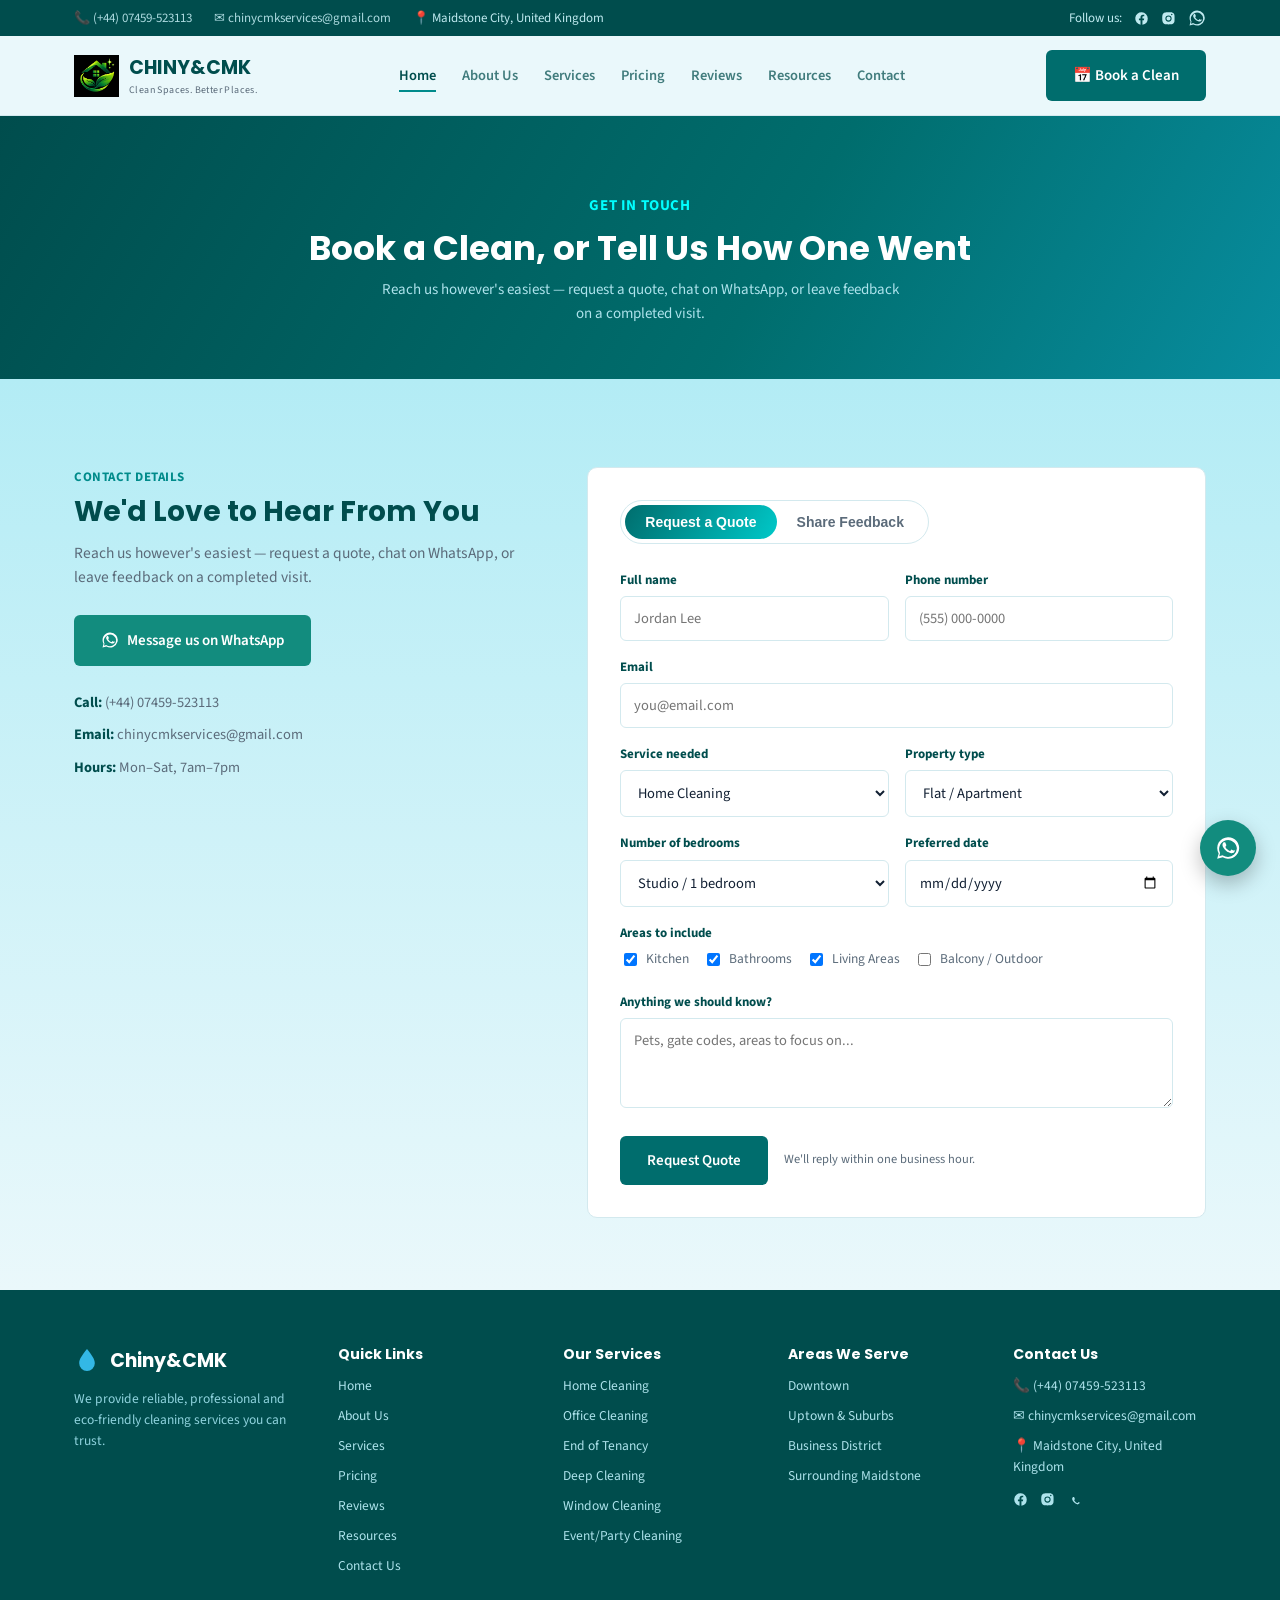
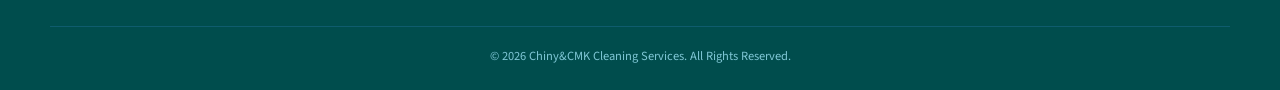
<file: contact.html>
<!DOCTYPE html>
<html lang="en">
<head>
<meta charset="UTF-8">
<meta name="viewport" content="width=device-width, initial-scale=1.0">
<title>Contact & Booking — Cleanex</title>
<meta name="description" content="Request a quote, share feedback, or chat with Cleanex on WhatsApp.">
<link rel="preconnect" href="https://fonts.googleapis.com">
<link href="https://fonts.googleapis.com/css2?family=Poppins:wght@500;600;700&family=Source+Sans+3:wght@400;500;600;700&family=Caveat:wght@600;700&display=swap" rel="stylesheet">
<link rel="stylesheet" href="styles.css">
</head>
<body>
<div class="topbar">
  <div class="wrap topbar-row">
    <div class="topbar-left">
      <a href="tel:+4407459523113">📞 (+44) 07459-523113</a>
      <a href="mailto:chinycmkservices@gmail.com">✉ chinycmkservices@gmail.com</a>
      <span>📍 Maidstone City, United Kingdom</span>
    </div>
    <div class="topbar-right">
      <span>Follow us:</span>
      <a href="#" aria-label="Facebook"><svg viewBox="0 0 24 24" width="15" height="15" fill="currentColor"><path d="M22 12a10 10 0 10-11.6 9.9v-7H7.9V12h2.5V9.8c0-2.5 1.5-3.9 3.8-3.9 1.1 0 2.2.2 2.2.2v2.4h-1.3c-1.2 0-1.6.8-1.6 1.6V12h2.8l-.4 2.9h-2.4v7A10 10 0 0022 12z"/></svg></a>
      <a href="#" aria-label="Instagram"><svg viewBox="0 0 24 24" width="15" height="15" fill="currentColor"><path d="M12 2c2.7 0 3.1 0 4.1.1 1 .1 1.7.2 2.3.5.6.3 1.1.6 1.6 1.1.5.5.8 1 1.1 1.6.3.6.4 1.3.5 2.3.1 1 .1 1.4.1 4.1s0 3.1-.1 4.1c-.1 1-.2 1.7-.5 2.3a4.6 4.6 0 01-2.7 2.7c-.6.3-1.3.4-2.3.5-1 .1-1.4.1-4.1.1s-3.1 0-4.1-.1c-1-.1-1.7-.2-2.3-.5a4.6 4.6 0 01-2.7-2.7c-.3-.6-.4-1.3-.5-2.3C2 15.1 2 14.7 2 12s0-3.1.1-4.1c.1-1 .2-1.7.5-2.3.3-.6.6-1.1 1.1-1.6.5-.5 1-.8 1.6-1.1.6-.3 1.3-.4 2.3-.5C8.9 2 9.3 2 12 2zm0 5a5 5 0 100 10 5 5 0 000-10zm0 8.3a3.3 3.3 0 110-6.6 3.3 3.3 0 010 6.6zm5.2-8.5a1.2 1.2 0 100-2.4 1.2 1.2 0 000 2.4z"/></svg></a>
      <a href="https://wa.me/4407459523113" aria-label="WhatsApp"><svg viewBox="0 0 24 24" width="18" height="18" fill="currentColor"><path d="M17.5 14.4c-.3-.1-1.7-.8-1.9-.9-.3-.1-.4-.1-.6.1-.2.3-.7.9-.8 1-.1.2-.3.2-.6.1-.3-.1-1.2-.5-2.3-1.5-.9-.8-1.4-1.7-1.6-2-.2-.3 0-.4.1-.6l.4-.5c.1-.2.1-.3.2-.5.1-.2 0-.4 0-.5-.1-.1-.6-1.5-.8-2-.2-.5-.4-.4-.6-.4h-.5c-.2 0-.5.1-.7.3-.2.3-.9.9-.9 2.2s1 2.6 1.1 2.7c.1.2 1.9 3 4.7 4.1.7.3 1.2.5 1.6.6.7.2 1.3.2 1.8.1.5-.1 1.7-.7 1.9-1.3.2-.6.2-1.2.2-1.3-.1-.1-.3-.2-.6-.3z"/><path d="M12 2a10 10 0 00-8.6 15L2 22l5.2-1.4A10 10 0 1012 2zm0 18.2c-1.7 0-3.3-.5-4.7-1.3l-.3-.2-3.1.8.8-3-.2-.3a8.2 8.2 0 1115.7-3.7 8.2 8.2 0 01-8.2 7.7z"/></svg></a>
    </div>
  </div>
</div>

<!-- Header Folder-->
<header id="header">
  <nav class="nav wrap">

    <a href="index.html" class="logo">
      <img src="images/136219.jpg" alt="CHINY&CMK Logo" class="logo-img">

      <div>
        <span class="logo-name">CHINY&CMK</span>
        <span class="logo-tag">Clean Spaces. Better Places.</span>
      </div>
    </a>

    <ul class="navlinks">
      <li><a href="index.html" class="active">Home</a></li>
      <li><a href="about.html">About Us</a></li>
      <li><a href="services.html">Services</a></li>
      <li><a href="pricing.html">Pricing</a></li>
      <li><a href="reviews.html">Reviews</a></li>
      <li><a href="resources.html">Resources</a></li>
      <li><a href="contact.html">Contact</a></li>
    </ul>

    <div class="nav-actions">
      <a href="contact.html" class="btn btn-primary">📅 Book a Clean</a>

      <button class="menu-toggle" aria-label="Menu" id="menuToggle">
        <span></span>
        <span></span>
        <span></span>
      </button>
    </div>

  </nav>
</header>


<!-- Contact Section -->
<section class="page-banner">
  <div class="wrap">
    <p class="eyebrow">GET IN TOUCH</p>
    <h1>Book a Clean, or Tell Us How One Went</h1>
    <p>Reach us however's easiest — request a quote, chat on WhatsApp, or leave feedback on a completed visit.</p>
  </div>
</section>

<section id="contact" style="padding-top:88px;">
  <div class="wrap contact-grid">
    <div class="contact-side">
      <p class="eyebrow">CONTACT DETAILS</p>
      <h2>We'd Love to Hear From You</h2>
      <p class="lead">Reach us however's easiest — request a quote, chat on WhatsApp, or leave feedback on a completed visit.</p>
      <a href="https://wa.me/+4407459523113" target="_blank" rel="noopener" class="btn btn-whatsapp"><svg viewBox="0 0 24 24" width="18" height="18" fill="currentColor"><path d="M17.5 14.4c-.3-.1-1.7-.8-1.9-.9-.3-.1-.4-.1-.6.1-.2.3-.7.9-.8 1-.1.2-.3.2-.6.1-.3-.1-1.2-.5-2.3-1.5-.9-.8-1.4-1.7-1.6-2-.2-.3 0-.4.1-.6l.4-.5c.1-.2.1-.3.2-.5.1-.2 0-.4 0-.5-.1-.1-.6-1.5-.8-2-.2-.5-.4-.4-.6-.4h-.5c-.2 0-.5.1-.7.3-.2.3-.9.9-.9 2.2s1 2.6 1.1 2.7c.1.2 1.9 3 4.7 4.1.7.3 1.2.5 1.6.6.7.2 1.3.2 1.8.1.5-.1 1.7-.7 1.9-1.3.2-.6.2-1.2.2-1.3-.1-.1-.3-.2-.6-.3z"/><path d="M12 2a10 10 0 00-8.6 15L2 22l5.2-1.4A10 10 0 1012 2zm0 18.2c-1.7 0-3.3-.5-4.7-1.3l-.3-.2-3.1.8.8-3-.2-.3a8.2 8.2 0 1115.7-3.7 8.2 8.2 0 01-8.2 7.7z"/></svg>Message us on WhatsApp</a>
      <div class="contact-methods">
        <div class="contact-method"><strong>Call:</strong> (+44) 07459 523113</div>
        <div class="contact-method"><strong>Email:</strong> chinycmkservices@gmail.com</div>
        <div class="contact-method"><strong>Hours:</strong> Mon–Sat, 7am–7pm</div>
      </div>
    </div>

    <div class="form-card">
      <div class="tab-switch">
        <button class="tab-btn active" data-tab="quote">Request a Quote</button>
        <button class="tab-btn" data-tab="feedback">Share Feedback</button>
      </div>

      <form id="quote-form" action="https://formspree.io/f/mkjgepyw" method="POST" novalidate>
        <div class="form-grid">
          <div><label for="q-name">Full name</label><input id="q-name" required placeholder="Jordan Lee" name="full name"></div>
          <div><label for="q-phone">Phone number</label><input id="q-phone" required placeholder="(555) 000-0000" name="phone number"></div>
          <div class="full"><label for="q-email">Email</label><input id="q-email" type="email" required placeholder="you@email.com" name="email"></div>
          <div><label for="q-service">Service needed</label><select id="q-service"><option>Home Cleaning</option><option>Office Cleaning</option><option>End of Tenancy</option><option>Deep Cleaning</option></select></div>
          <div><label for="q-proptype">Property type</label><select id="q-proptype"><option>Flat / Apartment</option><option>Duplex</option><option>Bungalow</option><option>Detached House</option><option>Office / Commercial</option></select></div>
          <div><label for="q-bedrooms">Number of bedrooms</label><select id="q-bedrooms"><option>Studio / 1 bedroom</option><option>2 bedrooms</option><option>3 bedrooms</option><option>4 bedrooms</option><option>5+ bedrooms</option></select></div>
          <div><label for="q-date">Preferred date</label><input id="q-date" type="date"></div>
          <div class="full"><label>Areas to include</label>
            <div style="display:flex;flex-wrap:wrap;gap:14px;">
              <label style="display:flex;align-items:center;gap:6px;font-weight:400;font-size:13.5px;color:var(--ink-soft);"><input type="checkbox" checked style="width:auto;"> Kitchen</label>
              <label style="display:flex;align-items:center;gap:6px;font-weight:400;font-size:13.5px;color:var(--ink-soft);"><input type="checkbox" checked style="width:auto;"> Bathrooms</label>
              <label style="display:flex;align-items:center;gap:6px;font-weight:400;font-size:13.5px;color:var(--ink-soft);"><input type="checkbox" checked style="width:auto;"> Living Areas</label>
              <label style="display:flex;align-items:center;gap:6px;font-weight:400;font-size:13.5px;color:var(--ink-soft);"><input type="checkbox" style="width:auto;"> Balcony / Outdoor</label>
            </div>
          </div>
          <div class="full"><label for="q-notes">Anything we should know?</label><textarea id="q-notes" placeholder="Pets, gate codes, areas to focus on..."></textarea></div>
        </div>
        <div class="form-submit">
          <button type="submit" class="btn btn-primary">Request Quote</button>
          <span class="form-note">We'll reply within one business hour.</span>
        </div>
        <div class="form-success" id="quote-success">Thanks — your request is in. We'll text or email your quote shortly.</div>
      </form>

      <form id="feedback-form" action="https://formspree.io/f/mjykazpe" method="POST" novalidate style="display:none;">
        <div class="form-grid">
          <div class="full"><label>How was your last visit?</label>
            <div class="rating-picker" id="rating-picker">
              <button type="button" data-val="1">1</button><button type="button" data-val="2">2</button><button type="button" data-val="3">3</button><button type="button" data-val="4">4</button><button type="button" data-val="5">5</button>
            </div>
          </div>
          <div><label for="f-name">Full name</label><input id="f-name" required placeholder="Jordan Lee" name="full name"></div>
          <div><label for="f-date">Date of visit</label><input id="f-date" type="date"></div>
          <div class="full"><label for="f-type">This is</label><select id="f-type"><option>A compliment</option><option>A concern or complaint</option><option>General feedback</option></select></div>
          <div class="full"><label for="f-notes">Tell us what happened</label><textarea id="f-notes" required placeholder="The more detail, the faster we can make it right."></textarea></div>
        </div>
        <div class="form-submit">
          <button type="submit" class="btn btn-primary">Send Feedback</button>
          <span class="form-note">Concerns are reviewed by a manager within 24 hours.</span>
        </div>
        <div class="form-success" id="feedback-success">Thank you — this has been logged and routed to our service team.</div>
      </form>
    </div>
  </div>
</section>




<!-- Footer Section -->
<footer>
  <div class="wrap footer-grid">
    <div>
      <div class="footer-logo">
        <svg viewBox="0 0 40 40" fill="none"><path d="M20 3C13 12 8 18 8 25a12 12 0 0024 0c0-7-5-13-12-22z" fill="#33B8E6"/></svg>
        Chiny&CMK
      </div>
      <p class="footer-tag">We provide reliable, professional and eco-friendly cleaning services you can trust.</p>
    </div>
    <div class="footer-col">
      <h5>Quick Links</h5>
      <a href="index.html">Home</a>
      <a href="about.html">About Us</a>
      <a href="services.html">Services</a>
      <a href="pricing.html">Pricing</a>
      <a href="reviews.html">Reviews</a>
      <a href="resources.html">Resources</a>
      <a href="contact.html">Contact Us</a>
    </div>
    <div class="footer-col">
      <h5>Our Services</h5>
      <a href="services.html">Home Cleaning</a>
      <a href="services.html">Office Cleaning</a>
      <a href="services.html">End of Tenancy</a>
      <a href="services.html">Deep Cleaning</a>
      <a href="services.html">Window Cleaning</a>
      <a href="services.html">Event/Party Cleaning</a>
    </div>
    <div class="footer-col">
      <h5>Areas We Serve</h5>
      <a href="contact.html">Downtown</a>
      <a href="contact.html">Uptown &amp; Suburbs</a>
      <a href="contact.html">Business District</a>
      <a href="contact.html">Surrounding Maidstone</a>
    </div>
    <div class="footer-col">
      <h5>Contact Us</h5>
      <p>📞 (+44) 07459-523113</p>
      <p>✉ chinycmkservices@gmail.com</p>
      <p>📍 Maidstone City, United Kingdom</p>
      <div class="footer-social">
        <a href="#" aria-label="Facebook"><svg viewBox="0 0 24 24" width="15" height="15" fill="currentColor"><path d="M22 12a10 10 0 10-11.6 9.9v-7H7.9V12h2.5V9.8c0-2.5 1.5-3.9 3.8-3.9 1.1 0 2.2.2 2.2.2v2.4h-1.3c-1.2 0-1.6.8-1.6 1.6V12h2.8l-.4 2.9h-2.4v7A10 10 0 0022 12z"/></svg></a>
        <a href="#" aria-label="Instagram"><svg viewBox="0 0 24 24" width="15" height="15" fill="currentColor"><path d="M12 2c2.7 0 3.1 0 4.1.1 1 .1 1.7.2 2.3.5.6.3 1.1.6 1.6 1.1.5.5.8 1 1.1 1.6.3.6.4 1.3.5 2.3.1 1 .1 1.4.1 4.1s0 3.1-.1 4.1c-.1 1-.2 1.7-.5 2.3a4.6 4.6 0 01-2.7 2.7c-.6.3-1.3.4-2.3.5-1 .1-1.4.1-4.1.1s-3.1 0-4.1-.1c-1-.1-1.7-.2-2.3-.5a4.6 4.6 0 01-2.7-2.7c-.3-.6-.4-1.3-.5-2.3C2 15.1 2 14.7 2 12s0-3.1.1-4.1c.1-1 .2-1.7.5-2.3.3-.6.6-1.1 1.1-1.6.5-.5 1-.8 1.6-1.1.6-.3 1.3-.4 2.3-.5C8.9 2 9.3 2 12 2zm0 5a5 5 0 100 10 5 5 0 000-10zm0 8.3a3.3 3.3 0 110-6.6 3.3 3.3 0 010 6.6zm5.2-8.5a1.2 1.2 0 100-2.4 1.2 1.2 0 000 2.4z"/></svg></a>
        <a href="https://wa.me/4407459523113" aria-label="WhatsApp"><svg viewBox="0 0 24 24" width="18" height="18" fill="currentColor"><path d="M17.5 14.4c-.3-.1-1.7-.8-1.9-.9-.3-.1-.4-.1-.6.1-.2.3-.7.9-.8 1-.1.2-.3.2-.6.1-.3-.1-1.2-.5-2.3-1.5-.9-.8-1.4-1.7-1.6-2-.2-.3 0-.4.1-.6l.4-.5c.1-.2.1-.3.2-.5.1-.2 0-.4 0-.5-.1-.1-.6-1.5-.8-2 -.2 -.5 -.4 -.4 -.6 -.4h -.5c -.2 0 -.5 .1 -.7 .3 -.2 .3 -.9 .9 -.9 2.2s 1 2.6 1.1 2.7c .1 .2 1.9 3 4.7 4.1 .7 .3 1.2 .5 1.6 .6 .7 .2 1.3 .2 1.8 .１ .5 -.１ １．７ -.７ １．９ -１．３ .２ -.６ .２ -１．２ .２ -１．３ -.１ -.１ -.３ -.２ -.６ -.３z"/><path d="M１２ ２a１０ １０ ０ ００ -８．６ １５L２ ２２l５．２ -１．４A１０ １０ ０ １０１２ ２zm０ １８．２c -１．７ ０ -３．３ -０．５ -４．７ -１．３l -０．３ -０．２ -３．１．８．８ -３ -０．２ -０．３a８．２ ８．２ ０ １１１５．７ -３．７ ８．２ ８．２ ０ ０１ -８．２ ７．７z"/></svg></a>
      </div>
    </div>
  </div>
  <div class="wrap footer-bottom">
    <span>© <span id="footerYear">2026</span> Chiny&CMK Cleaning Services. All Rights Reserved.</span>
  </div>
</footer>

<a class="fab" href="https://wa.me/+4407459523113?text=Hi%20Chiny&CMK%2C%20I%27d%20like%20to%20ask%20about%20a%20cleaning%20service." target="_blank" rel="noopener" aria-label="Chat on WhatsApp">
  <svg viewBox="0 0 24 24"  fill="currentColor"><path d="M17.5 14.4c-.3-.1-1.7-.8-1.9-.9-.3-.1-.4-.1-.6.1-.2.3-.7.9-.8 1-.1.2-.3.2-.6.1-.3-.1-1.2-.5-2.3-1.5-.9-.8-1.4-1.7-1.6-2-.2-.3 0-.4.1-.6l.4-.5c.1-.2.1-.3.2-.5.1-.2 0-.4 0-.5-.1-.1-.6-1.5-.8-2-.2-.5-.4-.4-.6-.4h-.5c-.2 0-.5.1-.7.3-.2.3-.9.9-.9 2.2s1 2.6 1.1 2.7c.1.2 1.9 3 4.7 4.1.7.3 1.2.5 1.6.6.7.2 1.3.2 1.8.1.5-.1 1.7-.7 1.9-1.3.2-.6.2-1.2.2-1.3-.1-.1-.3-.2-.6-.3z"/><path d="M12 2a10 10 0 00-8.6 15L2 22l5.2-1.4A10 10 0 1012 2zm0 18.2c-1.7 0-3.3-.5-4.7-1.3l-.3-.2-3.1.8.8-3-.2-.3a8.2 8.2 0 1115.7-3.7 8.2 8.2 0 01-8.2 7.7z"/></svg>
</a>

<script src="script.js"></script>
</body>
</html>
</file>
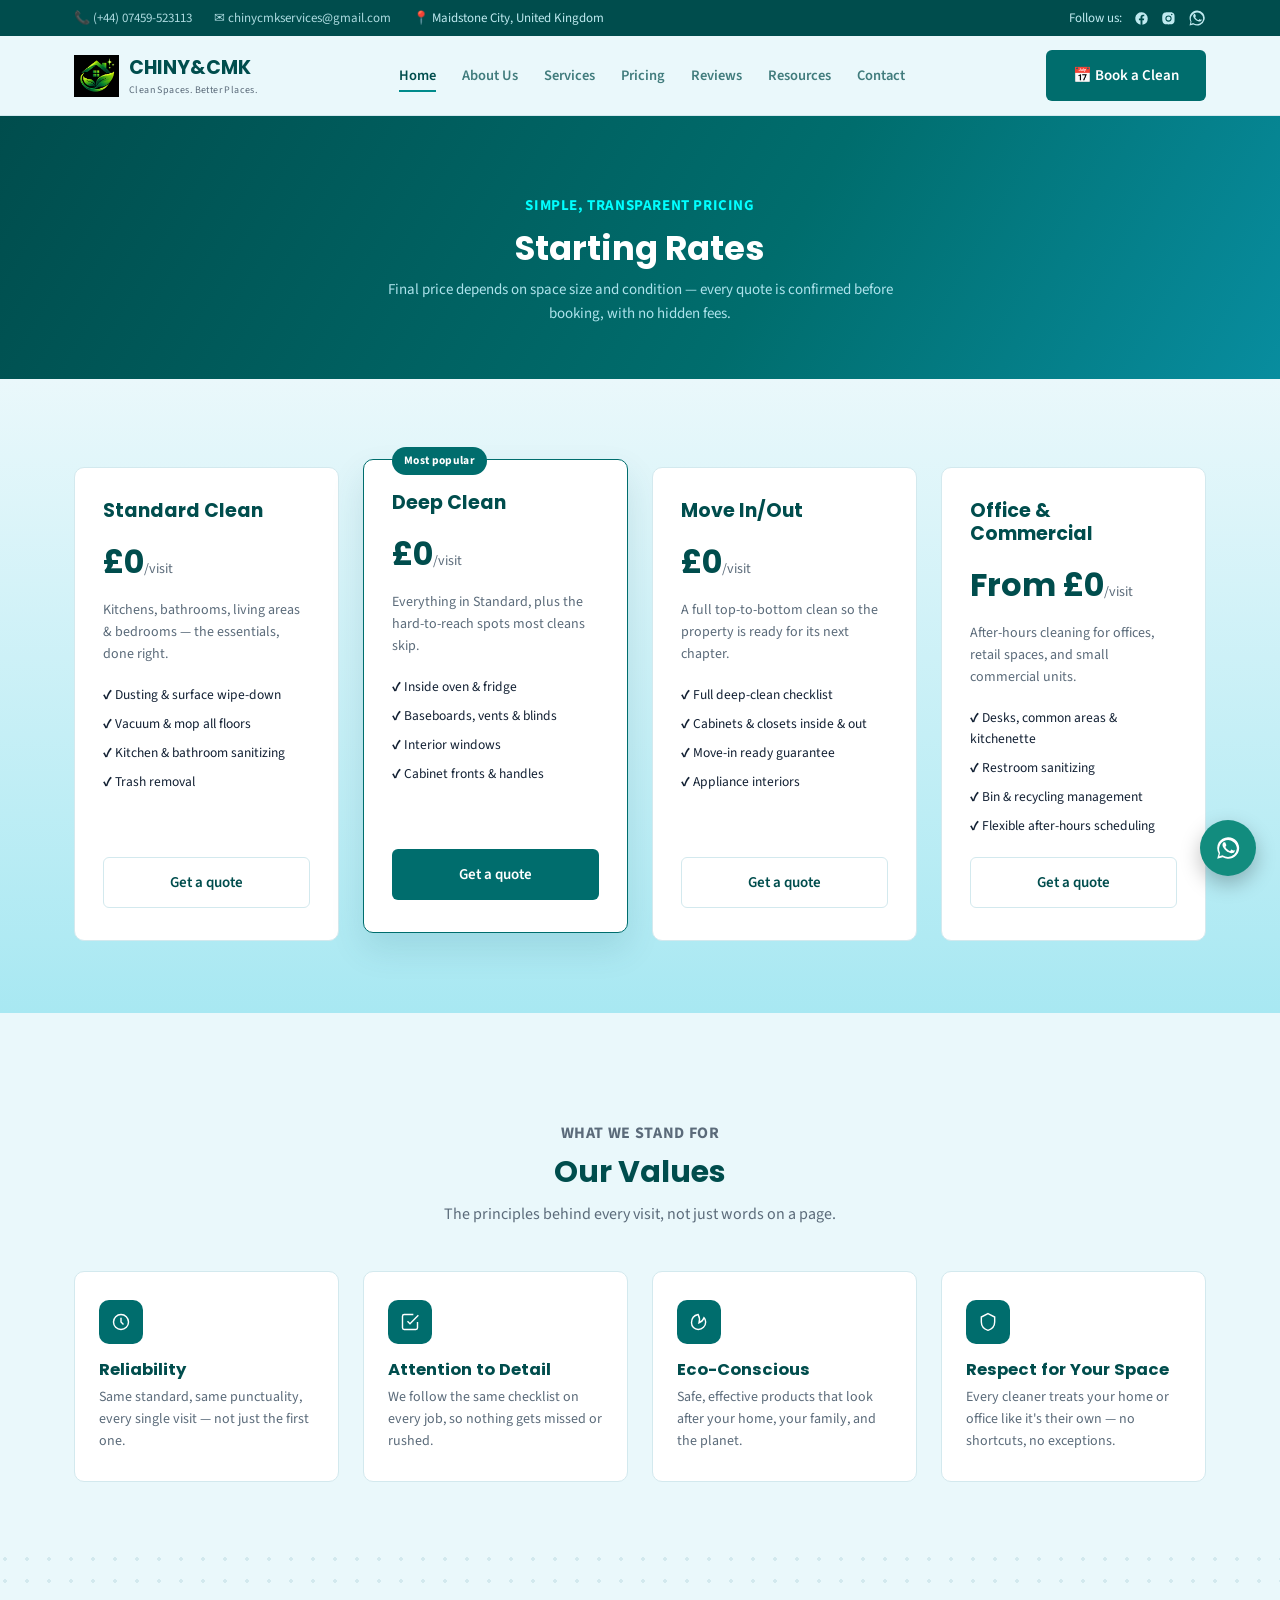
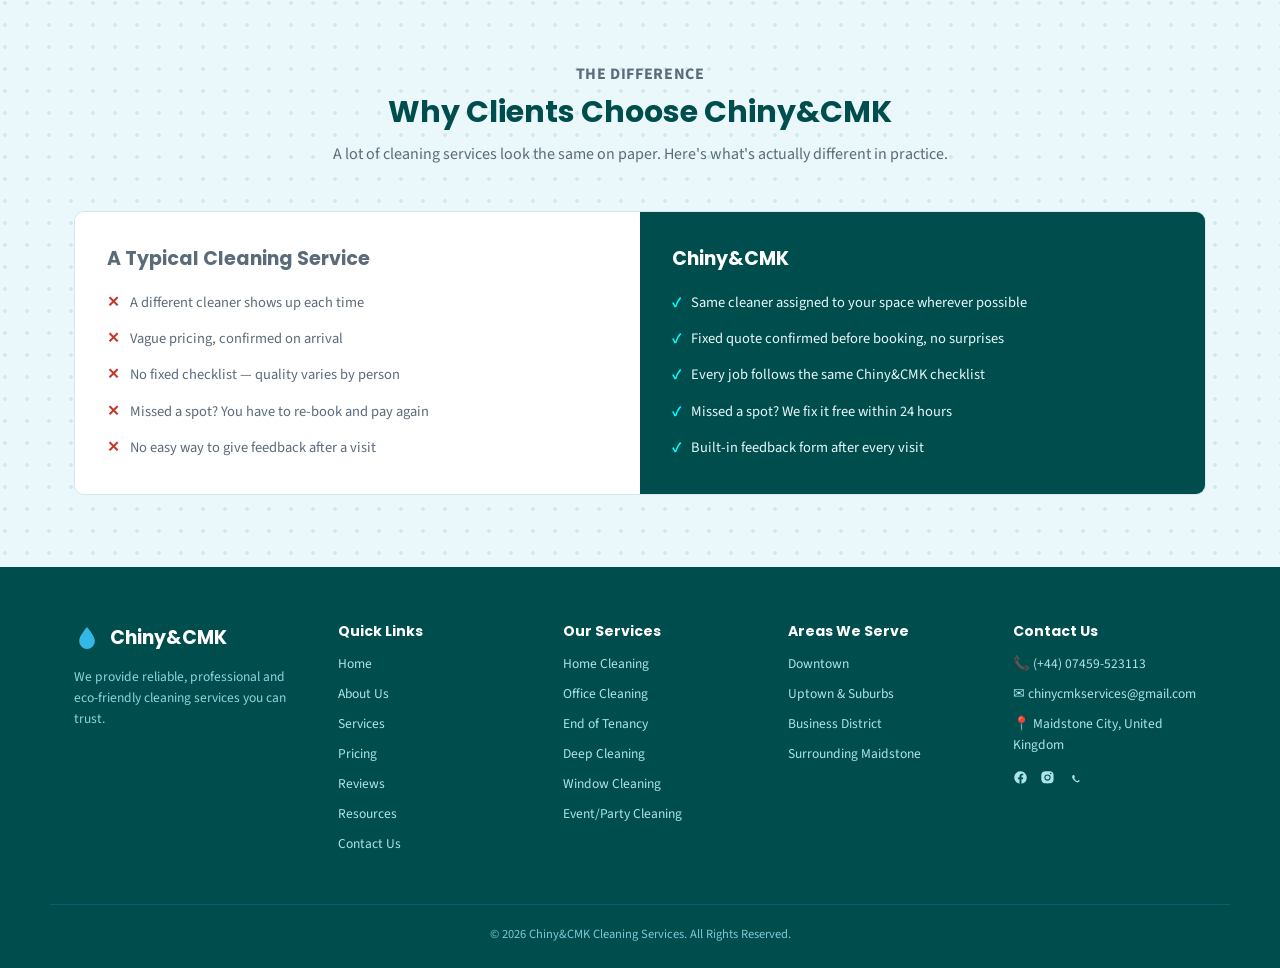
<file: pricing.html>
<!DOCTYPE html>
<html lang="en">
<head>
<meta charset="UTF-8">
<meta name="viewport" content="width=device-width, initial-scale=1.0">
<title>Pricing — CHINY&CMK</title>
<meta name="description" content="Simple, transparent starting rates for home, deep, move-out, and office cleaning.">
<link rel="preconnect" href="https://fonts.googleapis.com">
<link href="https://fonts.googleapis.com/css2?family=Poppins:wght@500;600;700&family=Source+Sans+3:wght@400;500;600;700&family=Caveat:wght@600;700&display=swap" rel="stylesheet">
<link rel="stylesheet" href="styles.css">
</head>
<body>
<div class="topbar">
  <div class="wrap topbar-row">
    <div class="topbar-left">
      <a href="tel:+4407459523113">📞 (+44) 07459-523113</a>
      <a href="mailto:chinycmkservices@gmail.com">✉ chinycmkservices@gmail.com</a>
      <span>📍 Maidstone City, United Kingdom</span>
    </div>
    <div class="topbar-right">
      <span>Follow us:</span>
      <a href="#" aria-label="Facebook"><svg viewBox="0 0 24 24" width="15" height="15" fill="currentColor"><path d="M22 12a10 10 0 10-11.6 9.9v-7H7.9V12h2.5V9.8c0-2.5 1.5-3.9 3.8-3.9 1.1 0 2.2.2 2.2.2v2.4h-1.3c-1.2 0-1.6.8-1.6 1.6V12h2.8l-.4 2.9h-2.4v7A10 10 0 0022 12z"/></svg></a>
      <a href="#" aria-label="Instagram"><svg viewBox="0 0 24 24" width="15" height="15" fill="currentColor"><path d="M12 2c2.7 0 3.1 0 4.1.1 1 .1 1.7.2 2.3.5.6.3 1.1.6 1.6 1.1.5.5.8 1 1.1 1.6.3.6.4 1.3.5 2.3.1 1 .1 1.4.1 4.1s0 3.1-.1 4.1c-.1 1-.2 1.7-.5 2.3a4.6 4.6 0 01-2.7 2.7c-.6.3-1.3.4-2.3.5-1 .1-1.4.1-4.1.1s-3.1 0-4.1-.1c-1-.1-1.7-.2-2.3-.5a4.6 4.6 0 01-2.7-2.7c-.3-.6-.4-1.3-.5-2.3C2 15.1 2 14.7 2 12s0-3.1.1-4.1c.1-1 .2-1.7.5-2.3.3-.6.6-1.1 1.1-1.6.5-.5 1-.8 1.6-1.1.6-.3 1.3-.4 2.3-.5C8.9 2 9.3 2 12 2zm0 5a5 5 0 100 10 5 5 0 000-10zm0 8.3a3.3 3.3 0 110-6.6 3.3 3.3 0 010 6.6zm5.2-8.5a1.2 1.2 0 100-2.4 1.2 1.2 0 000 2.4z"/></svg></a>
      <a href="https://wa.me/+4407459523113" aria-label="WhatsApp"><svg viewBox="0 0 24 24" width="18" height="18" fill="currentColor"><path d="M17.5 14.4c-.3-.1-1.7-.8-1.9-.9-.3-.1-.4-.1-.6.1-.2.3-.7.9-.8 1-.1.2-.3.2-.6.1-.3-.1-1.2-.5-2.3-1.5-.9-.8-1.4-1.7-1.6-2-.2-.3 0-.4.1-.6l.4-.5c.1-.2.1-.3.2-.5.1-.2 0-.4 0-.5-.1-.1-.6-1.5-.8-2-.2-.5-.4-.4-.6-.4h-.5c-.2 0-.5.1-.7.3-.2.3-.9.9-.9 2.2s1 2.6 1.1 2.7c.1.2 1.9 3 4.7 4.1.7.3 1.2.5 1.6.6.7.2 1.3.2 1.8.1.5-.1 1.7-.7 1.9-1.3.2-.6.2-1.2.2-1.3-.1-.1-.3-.2-.6-.3z"/><path d="M12 2a10 10 0 00-8.6 15L2 22l5.2-1.4A10 10 0 1012 2zm0 18.2c-1.7 0-3.3-.5-4.7-1.3l-.3-.2-3.1.8.8-3-.2-.3a8.2 8.2 0 1115.7-3.7 8.2 8.2 0 01-8.2 7.7z"/></svg></a>
    </div>
  </div>
</div>

<!-- Header Folder-->
<header id="header">
  <nav class="nav wrap">

    <a href="index.html" class="logo">
      <img src="images/136219.jpg" alt="CHINY&CMK Logo" class="logo-img">

      <div>
        <span class="logo-name">CHINY&CMK</span>
        <span class="logo-tag">Clean Spaces. Better Places.</span>
      </div>
    </a>

    <ul class="navlinks">
      <li><a href="index.html" class="active">Home</a></li>
      <li><a href="about.html">About Us</a></li>
      <li><a href="services.html">Services</a></li>
      <li><a href="pricing.html">Pricing</a></li>
      <li><a href="reviews.html">Reviews</a></li>
      <li><a href="resources.html">Resources</a></li>
      <li><a href="contact.html">Contact</a></li>
    </ul>

    <div class="nav-actions">
      <a href="contact.html" class="btn btn-primary">📅 Book a Clean</a>

      <button class="menu-toggle" aria-label="Menu" id="menuToggle">
        <span></span>
        <span></span>
        <span></span>
      </button>
    </div>

  </nav>
</header>

<section class="page-banner">
  <div class="wrap">
    <p class="eyebrow">SIMPLE, TRANSPARENT PRICING</p>
    <h1>Starting Rates</h1>
    <p>Final price depends on space size and condition — every quote is confirmed before booking, with no hidden fees.</p>
  </div>
</section>
<!-- Pricing Section-->
<section class="pricing-section" style="padding-top:88px;">
  <div class="wrap">
    <div class="pricing-grid pricing-grid-4">
      <div class="price-card"><h3>Standard Clean</h3><div class="price">£0<span>/visit</span></div><p>Kitchens, bathrooms, living areas &amp; bedrooms — the essentials, done right.</p><ul><li>✔ Dusting &amp; surface wipe-down</li><li>✔ Vacuum &amp; mop all floors</li><li>✔ Kitchen &amp; bathroom sanitizing</li><li>✔ Trash removal</li></ul><a href="contact.html" class="btn btn-outline">Get a quote</a></div>
      <div class="price-card featured"><span class="price-tag">Most popular</span><h3>Deep Clean</h3><div class="price">£0<span>/visit</span></div><p>Everything in Standard, plus the hard-to-reach spots most cleans skip.</p><ul><li>✔ Inside oven &amp; fridge</li><li>✔ Baseboards, vents &amp; blinds</li><li>✔ Interior windows</li><li>✔ Cabinet fronts &amp; handles</li></ul><a href="contact.html" class="btn btn-primary">Get a quote</a></div>
      <div class="price-card"><h3>Move In/Out</h3><div class="price">£0<span>/visit</span></div><p>A full top-to-bottom clean so the property is ready for its next chapter.</p><ul><li>✔ Full deep-clean checklist</li><li>✔ Cabinets &amp; closets inside &amp; out</li><li>✔ Move-in ready guarantee</li><li>✔ Appliance interiors</li></ul><a href="contact.html" class="btn btn-outline">Get a quote</a></div>
      <div class="price-card"><h3>Office &amp; Commercial</h3><div class="price">From £0<span>/visit</span></div><p>After-hours cleaning for offices, retail spaces, and small commercial units.</p><ul><li>✔ Desks, common areas &amp; kitchenette</li><li>✔ Restroom sanitizing</li><li>✔ Bin &amp; recycling management</li><li>✔ Flexible after-hours scheduling</li></ul><a href="contact.html" class="btn btn-outline">Get a quote</a></div>
    </div>
  </div>
</section>

<!--Other Sections -->

<section id="values">
  <div class="wrap">
    <div class="section-head center">
      <p class="eyebrow">WHAT WE STAND FOR</p>
      <h2>Our Values</h2>
      <p>The principles behind every visit, not just words on a page.</p>
    </div>
    <div class="values-grid">
      <div class="value-card">
        <div class="value-icon"><svg viewBox="0 0 24 24" fill="none" stroke="#fff" stroke-width="1.7"><circle cx="12" cy="12" r="9"/><path d="M12 7v5l3 3"/></svg></div>
        <h4>Reliability</h4>
        <p>Same standard, same punctuality, every single visit — not just the first one.</p>
      </div>
      <div class="value-card">
        <div class="value-icon"><svg viewBox="0 0 24 24" fill="none" stroke="#fff" stroke-width="1.7"><path d="M9 11l3 3L22 4M21 12v7a2 2 0 01-2 2H5a2 2 0 01-2-2V5a2 2 0 012-2h11"/></svg></div>
        <h4>Attention to Detail</h4>
        <p>We follow the same checklist on every job, so nothing gets missed or rushed.</p>
      </div>
      <div class="value-card">
        <div class="value-icon"><svg viewBox="0 0 24 24" fill="none" stroke="#fff" stroke-width="1.7"><path d="M11 3C6 4 3 8 3 13a8 8 0 008 8c5 0 9-4 9-9 0-2-1-4-2-5-1 3-3 5-6 6 1-3 1-6-1-10z"/></svg></div>
        <h4>Eco-Conscious</h4>
        <p>Safe, effective products that look after your home, your family, and the planet.</p>
      </div>
      <div class="value-card">
        <div class="value-icon"><svg viewBox="0 0 24 24" fill="none" stroke="#fff" stroke-width="1.7"><path d="M12 2l8 4v6c0 5-3.5 8.5-8 10-4.5-1.5-8-5-8-10V6l8-4z"/></svg></div>
        <h4>Respect for Your Space</h4>
        <p>Every cleaner treats your home or office like it's their own — no shortcuts, no exceptions.</p>
      </div>
    </div>
  </div>
</section>

<section id="why-choose" class="pattern-dots">
  <div class="wrap">
    <div class="section-head center">
      <p class="eyebrow">THE DIFFERENCE</p>
      <h2>Why Clients Choose Chiny&CMK</h2>
      <p>A lot of cleaning services look the same on paper. Here's what's actually different in practice.</p>
    </div>
    <div class="compare-grid">
      <div class="compare-col typical">
        <h3>A Typical Cleaning Service</h3>
        <ul>
          <li>A different cleaner shows up each time</li>
          <li>Vague pricing, confirmed on arrival</li>
          <li>No fixed checklist — quality varies by person</li>
          <li>Missed a spot? You have to re-book and pay again</li>
          <li>No easy way to give feedback after a visit</li>
        </ul>
      </div>
      <div class="compare-col cleanex">
        <h3>Chiny&CMK</h3>
        <ul>
          <li>Same cleaner assigned to your space wherever possible</li>
          <li>Fixed quote confirmed before booking, no surprises</li>
          <li>Every job follows the same Chiny&CMK checklist</li>
          <li>Missed a spot? We fix it free within 24 hours</li>
          <li>Built-in feedback form after every visit</li>
        </ul>
      </div>
    </div>
  </div>
</section>

<!-- Footer-->
<footer>
  <div class="wrap footer-grid">
    <div>
      <div class="footer-logo">
        <svg viewBox="0 0 40 40" fill="none"><path d="M20 3C13 12 8 18 8 25a12 12 0 0024 0c0-7-5-13-12-22z" fill="#33B8E6"/></svg>
        Chiny&CMK
      </div>
      <p class="footer-tag">We provide reliable, professional and eco-friendly cleaning services you can trust.</p>
    </div>
    <div class="footer-col">
      <h5>Quick Links</h5>
      <a href="index.html">Home</a>
      <a href="about.html">About Us</a>
      <a href="services.html">Services</a>
      <a href="pricing.html">Pricing</a>
      <a href="reviews.html">Reviews</a>
      <a href="resources.html">Resources</a>
      <a href="contact.html">Contact Us</a>
    </div>
    <div class="footer-col">
      <h5>Our Services</h5>
      <a href="services.html">Home Cleaning</a>
      <a href="services.html">Office Cleaning</a>
      <a href="services.html">End of Tenancy</a>
      <a href="services.html">Deep Cleaning</a>
      <a href="services.html">Window Cleaning</a>
      <a href="services.html">Event/Party Cleaning</a>
    </div>
    <div class="footer-col">
      <h5>Areas We Serve</h5>
      <a href="contact.html">Downtown</a>
      <a href="contact.html">Uptown &amp; Suburbs</a>
      <a href="contact.html">Business District</a>
      <a href="contact.html">Surrounding Maidstone</a>
    </div>
    <div class="footer-col">
      <h5>Contact Us</h5>
      <p>📞 (+44) 07459-523113</p>
      <p>✉ chinycmkservices@gmail.com</p>
      <p>📍 Maidstone City, United Kingdom</p>
      <div class="footer-social">
        <a href="#" aria-label="Facebook"><svg viewBox="0 0 24 24" width="15" height="15" fill="currentColor"><path d="M22 12a10 10 0 10-11.6 9.9v-7H7.9V12h2.5V9.8c0-2.5 1.5-3.9 3.8-3.9 1.1 0 2.2.2 2.2.2v2.4h-1.3c-1.2 0-1.6.8-1.6 1.6V12h2.8l-.4 2.9h-2.4v7A10 10 0 0022 12z"/></svg></a>
        <a href="#" aria-label="Instagram"><svg viewBox="0 0 24 24" width="15" height="15" fill="currentColor"><path d="M12 2c2.7 0 3.1 0 4.1.1 1 .1 1.7.2 2.3.5.6.3 1.1.6 1.6 1.1.5.5.8 1 1.1 1.6.3.6.4 1.3.5 2.3.1 1 .1 1.4.1 4.1s0 3.1-.1 4.1c-.1 1-.2 1.7-.5 2.3a4.6 4.6 0 01-2.7 2.7c-.6.3-1.3.4-2.3.5-1 .1-1.4.1-4.1.1s-3.1 0-4.1-.1c-1-.1-1.7-.2-2.3-.5a4.6 4.6 0 01-2.7-2.7c-.3-.6-.4-1.3-.5-2.3C2 15.1 2 14.7 2 12s0-3.1.1-4.1c.1-1 .2-1.7.5-2.3.3-.6.6-1.1 1.1-1.6.5-.5 1-.8 1.6-1.1.6-.3 1.3-.4 2.3-.5C8.9 2 9.3 2 12 2zm0 5a5 5 0 100 10 5 5 0 000-10zm0 8.3a3.3 3.3 0 110-6.6 3.3 3.3 0 010 6.6zm5.2-8.5a1.2 1.2 0 100-2.4 1.2 1.2 0 000 2.4z"/></svg></a>
        <a href="https://wa.me/4407459523113" aria-label="WhatsApp"><svg viewBox="0 0 24 24" width="18" height="18" fill="currentColor"><path d="M17.5 14.4c-.3-.1-1.7-.8-1.9-.9-.3-.1-.4-.1-.6.1-.2.3-.7.9-.8 1-.1.2-.3.2-.6.1-.3-.1-1.2-.5-2.3-1.5-.9-.8-1.4-1.7-1.6-2-.2-.3 0-.4.1-.6l.4-.5c.1-.2.1-.3.2-.5.1-.2 0-.4 0-.5-.1-.1-.6-1.5-.8-2 -.2 -.5 -.4 -.4 -.6 -.4h -.5c -.2 0 -.5 .1 -.7 .3 -.2 .3 -.9 .9 -.9 2.2s 1 2.6 1.1 2.7c .1 .2 1.9 3 4.7 4.1 .7 .3 1.2 .5 1.6 .6 .7 .2 1.3 .2 1.8 .１ .5 -.１ １．７ -.７ １．９ -１．３ .２ -.６ .２ -１．２ .２ -１．３ -.１ -.１ -.３ -.２ -.６ -.３z"/><path d="M１２ ２a１０ １０ ０ ００ -８．６ １５L２ ２２l５．２ -１．４A１０ １０ ０ １０１２ ２zm０ １８．２c -１．７ ０ -３．３ -０．５ -４．７ -１．３l -０．３ -０．２ -３．１．８．８ -３ -０．２ -０．３a８．２ ８．２ ０ １１１５．７ -３．７ ８．２ ８．２ ０ ０１ -８．２ ７．７z"/></svg></a>
      </div>
    </div>
  </div>
  <div class="wrap footer-bottom">
    <span>© <span id="footerYear">2026</span> Chiny&CMK Cleaning Services. All Rights Reserved.</span>
  </div>
</footer>

<a class="fab" href="https://wa.me/+4407459523113?text=Hi%20Cleanex%2C%20I%27d%20like%20to%20ask%20about%20a%20cleaning%20service." target="_blank" rel="noopener" aria-label="Chat on WhatsApp">
  <svg viewBox="0 0 24 24"  fill="currentColor"><path d="M17.5 14.4c-.3-.1-1.7-.8-1.9-.9-.3-.1-.4-.1-.6.1-.2.3-.7.9-.8 1-.1.2-.3.2-.6.1-.3-.1-1.2-.5-2.3-1.5-.9-.8-1.4-1.7-1.6-2-.2-.3 0-.4.1-.6l.4-.5c.1-.2.1-.3.2-.5.1-.2 0-.4 0-.5-.1-.1-.6-1.5-.8-2-.2-.5-.4-.4-.6-.4h-.5c-.2 0-.5.1-.7.3-.2.3-.9.9-.9 2.2s1 2.6 1.1 2.7c.1.2 1.9 3 4.7 4.1.7.3 1.2.5 1.6.6.7.2 1.3.2 1.8.1.5-.1 1.7-.7 1.9-1.3.2-.6.2-1.2.2-1.3-.1-.1-.3-.2-.6-.3z"/><path d="M12 2a10 10 0 00-8.6 15L2 22l5.2-1.4A10 10 0 1012 2zm0 18.2c-1.7 0-3.3-.5-4.7-1.3l-.3-.2-3.1.8.8-3-.2-.3a8.2 8.2 0 1115.7-3.7 8.2 8.2 0 01-8.2 7.7z"/></svg>
</a>

<script src="script.js"></script>
</body>
</html>
</file>
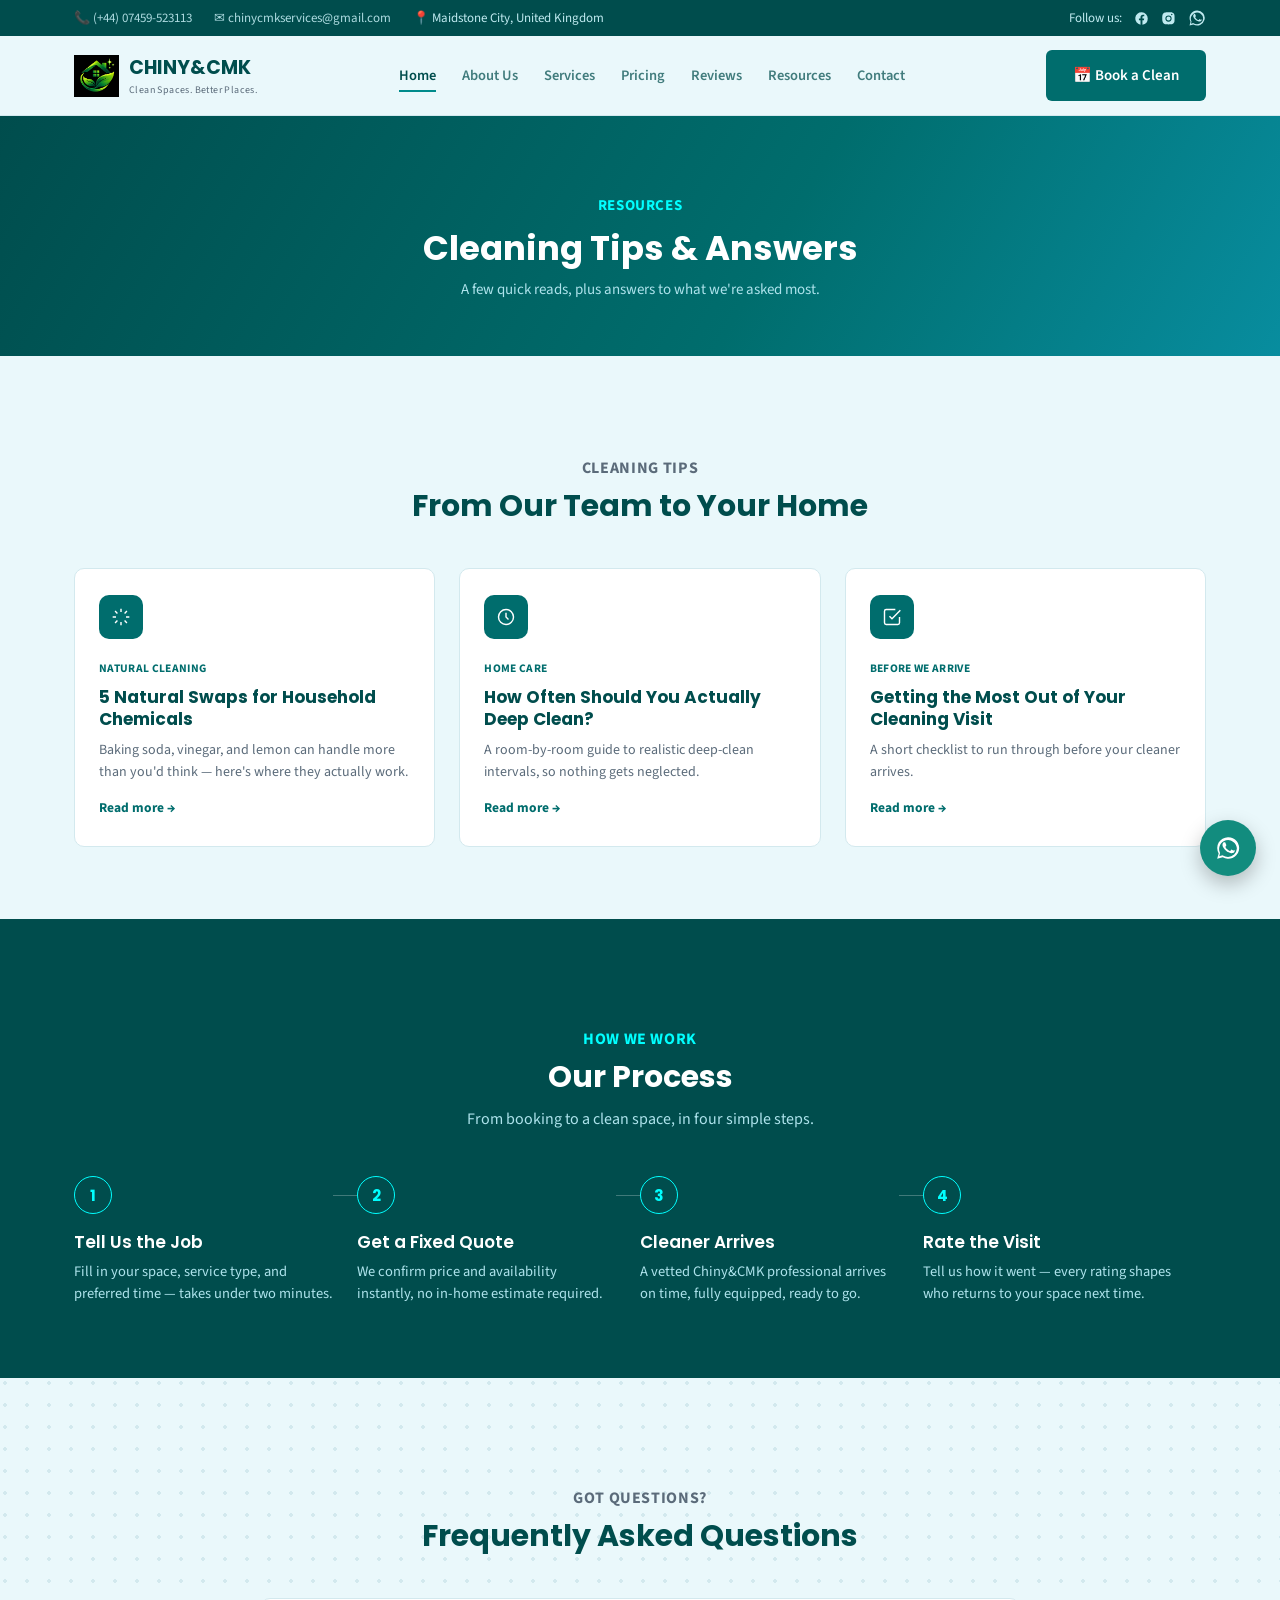
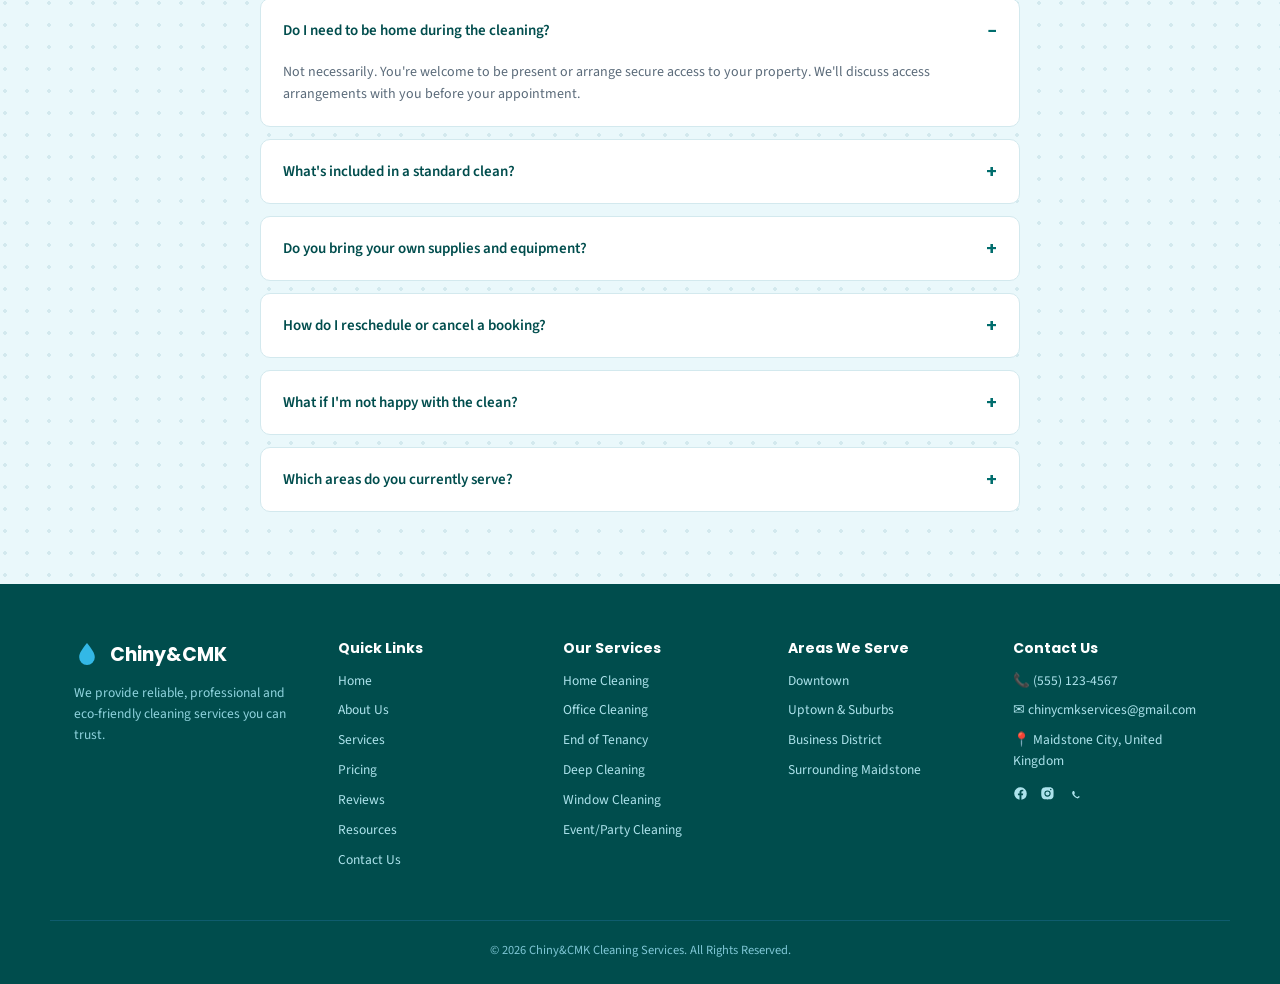
<file: resources.html>
<!DOCTYPE html>
<html lang="en">
<head>
<meta charset="UTF-8">
<meta name="viewport" content="width=device-width, initial-scale=1.0">
<title>Resources — CHINY&CMK</title>
<meta name="description" content="Cleaning tips and frequently asked questions.">
<link rel="preconnect" href="https://fonts.googleapis.com">
<link href="https://fonts.googleapis.com/css2?family=Poppins:wght@500;600;700&family=Source+Sans+3:wght@400;500;600;700&family=Caveat:wght@600;700&display=swap" rel="stylesheet">
<link rel="stylesheet" href="styles.css">
</head>
<body>
<div class="topbar">
  <div class="wrap topbar-row">
    <div class="topbar-left">
      <a href="tel:+4407459523113">📞 (+44) 07459-523113</a>
      <a href="mailto:chinycmkservices@gmail.com">✉ chinycmkservices@gmail.com</a>
      <span>📍 Maidstone City, United Kingdom</span>
    </div>
    <div class="topbar-right">
      <span>Follow us:</span>
      <a href="#" aria-label="Facebook"><svg viewBox="0 0 24 24" width="15" height="15" fill="currentColor"><path d="M22 12a10 10 0 10-11.6 9.9v-7H7.9V12h2.5V9.8c0-2.5 1.5-3.9 3.8-3.9 1.1 0 2.2.2 2.2.2v2.4h-1.3c-1.2 0-1.6.8-1.6 1.6V12h2.8l-.4 2.9h-2.4v7A10 10 0 0022 12z"/></svg></a>
      <a href="#" aria-label="Instagram"><svg viewBox="0 0 24 24" width="15" height="15" fill="currentColor"><path d="M12 2c2.7 0 3.1 0 4.1.1 1 .1 1.7.2 2.3.5.6.3 1.1.6 1.6 1.1.5.5.8 1 1.1 1.6.3.6.4 1.3.5 2.3.1 1 .1 1.4.1 4.1s0 3.1-.1 4.1c-.1 1-.2 1.7-.5 2.3a4.6 4.6 0 01-2.7 2.7c-.6.3-1.3.4-2.3.5-1 .1-1.4.1-4.1.1s-3.1 0-4.1-.1c-1-.1-1.7-.2-2.3-.5a4.6 4.6 0 01-2.7-2.7c-.3-.6-.4-1.3-.5-2.3C2 15.1 2 14.7 2 12s0-3.1.1-4.1c.1-1 .2-1.7.5-2.3.3-.6.6-1.1 1.1-1.6.5-.5 1-.8 1.6-1.1.6-.3 1.3-.4 2.3-.5C8.9 2 9.3 2 12 2zm0 5a5 5 0 100 10 5 5 0 000-10zm0 8.3a3.3 3.3 0 110-6.6 3.3 3.3 0 010 6.6zm5.2-8.5a1.2 1.2 0 100-2.4 1.2 1.2 0 000 2.4z"/></svg></a>
      <a href="https://wa.me/15551234567" aria-label="WhatsApp"><svg viewBox="0 0 24 24" width="18" height="18" fill="currentColor"><path d="M17.5 14.4c-.3-.1-1.7-.8-1.9-.9-.3-.1-.4-.1-.6.1-.2.3-.7.9-.8 1-.1.2-.3.2-.6.1-.3-.1-1.2-.5-2.3-1.5-.9-.8-1.4-1.7-1.6-2-.2-.3 0-.4.1-.6l.4-.5c.1-.2.1-.3.2-.5.1-.2 0-.4 0-.5-.1-.1-.6-1.5-.8-2-.2-.5-.4-.4-.6-.4h-.5c-.2 0-.5.1-.7.3-.2.3-.9.9-.9 2.2s1 2.6 1.1 2.7c.1.2 1.9 3 4.7 4.1.7.3 1.2.5 1.6.6.7.2 1.3.2 1.8.1.5-.1 1.7-.7 1.9-1.3.2-.6.2-1.2.2-1.3-.1-.1-.3-.2-.6-.3z"/><path d="M12 2a10 10 0 00-8.6 15L2 22l5.2-1.4A10 10 0 1012 2zm0 18.2c-1.7 0-3.3-.5-4.7-1.3l-.3-.2-3.1.8.8-3-.2-.3a8.2 8.2 0 1115.7-3.7 8.2 8.2 0 01-8.2 7.7z"/></svg></a>
    </div>
  </div>
</div>

<!-- Header Folder-->
<header id="header">
  <nav class="nav wrap">

    <a href="index.html" class="logo">
      <img src="images/136219.jpg" alt="CHINY&CMK Logo" class="logo-img">

      <div>
        <span class="logo-name">CHINY&CMK</span>
        <span class="logo-tag">Clean Spaces. Better Places.</span>
      </div>
    </a>

    <ul class="navlinks">
      <li><a href="index.html" class="active">Home</a></li>
      <li><a href="about.html">About Us</a></li>
      <li><a href="services.html">Services</a></li>
      <li><a href="pricing.html">Pricing</a></li>
      <li><a href="reviews.html">Reviews</a></li>
      <li><a href="resources.html">Resources</a></li>
      <li><a href="contact.html">Contact</a></li>
    </ul>

    <div class="nav-actions">
      <a href="contact.html" class="btn btn-primary">📅 Book a Clean</a>

      <button class="menu-toggle" aria-label="Menu" id="menuToggle">
        <span></span>
        <span></span>
        <span></span>
      </button>
    </div>

  </nav>
</header>

<section class="page-banner">
  <div class="wrap">
    <p class="eyebrow">RESOURCES</p>
    <h1>Cleaning Tips &amp; Answers</h1>
    <p>A few quick reads, plus answers to what we're asked most.</p>
  </div>
</section>


<!-- Blog -->
<section id="blog" style="padding-top:88px;">
  <div class="wrap">
    <div class="section-head center">
      <p class="eyebrow">CLEANING TIPS</p>
      <h2>From Our Team to Your Home</h2>
    </div>
    <div class="blog-grid">
      <div class="blog-card"><div class="blog-icon"><svg viewBox="0 0 24 24" fill="none" stroke="#fff" stroke-width="1.7"><path d="M12 2v4M12 18v4M4.9 4.9l2.8 2.8M16.3 16.3l2.8 2.8M2 12h4M18 12h4M4.9 19.1l2.8-2.8M16.3 7.7l2.8-2.8"/></svg></div><span class="blog-tag">Natural Cleaning</span><h3>5 Natural Swaps for Household Chemicals</h3><p>Baking soda, vinegar, and lemon can handle more than you'd think — here's where they actually work.</p><a href="contact.html" class="link">Read more →</a></div>
      <div class="blog-card"><div class="blog-icon"><svg viewBox="0 0 24 24" fill="none" stroke="#fff" stroke-width="1.7"><circle cx="12" cy="12" r="9"/><path d="M12 7v5l3 3"/></svg></div><span class="blog-tag">Home Care</span><h3>How Often Should You Actually Deep Clean?</h3><p>A room-by-room guide to realistic deep-clean intervals, so nothing gets neglected.</p><a href="contact.html" class="link">Read more →</a></div>
      <div class="blog-card"><div class="blog-icon"><svg viewBox="0 0 24 24" fill="none" stroke="#fff" stroke-width="1.7"><path d="M9 11l3 3L22 4M21 12v7a2 2 0 01-2 2H5a2 2 0 01-2-2V5a2 2 0 012-2h11"/></svg></div><span class="blog-tag">Before We Arrive</span><h3>Getting the Most Out of Your Cleaning Visit</h3><p>A short checklist to run through before your cleaner arrives.</p><a href="contact.html" class="link">Read more →</a></div>
    </div>
  </div>
</section>

<!-- Other Section -->
 <!-- Other Sections -->
<section class="process" id="process">
  <div class="wrap">
    <div class="section-head center">
      <p class="eyebrow" style="color:var(--sky);">HOW WE WORK</p>
      <h2 style="color:#fff;">Our Process</h2>
      <p style="color:#ADE3EC;">From booking to a clean space, in four simple steps.</p>
    </div>
    <div class="steps">
      <div class="step">
        <div class="idx">1</div>
        <h4>Tell Us the Job</h4>
        <p>Fill in your space, service type, and preferred time — takes under two minutes.</p>
      </div>
      <div class="step">
        <div class="idx">2</div>
        <h4>Get a Fixed Quote</h4>
        <p>We confirm price and availability instantly, no in-home estimate required.</p>
      </div>
      <div class="step">
        <div class="idx">3</div>
        <h4>Cleaner Arrives</h4>
        <p>A vetted Chiny&CMK professional arrives on time, fully equipped, ready to go.</p>
      </div>
      <div class="step">
        <div class="idx">4</div>
        <h4>Rate the Visit</h4>
        <p>Tell us how it went — every rating shapes who returns to your space next time.</p>
      </div>
    </div>
  </div>
</section>


<!-- FAQ Section -->
<section id="faq" class="pattern-dots">
  <div class="wrap">
    <div class="section-head center">
      <p class="eyebrow">GOT QUESTIONS?</p>
      <h2>Frequently Asked Questions</h2>
    </div>
    <div class="faq-list">
      <div class="faq-item open"><button class="faq-question"><span>Do I need to be home during the cleaning?</span><span class="faq-icon">−</span></button><div class="faq-answer"><p>Not necessarily. You're welcome to be present or arrange secure access to your property. We'll discuss access arrangements with you before your appointment.</p></div></div>
      <div class="faq-item"><button class="faq-question"><span>What's included in a standard clean?</span><span class="faq-icon">+</span></button><div class="faq-answer"><p>Dusting, vacuuming, mopping, and sanitizing kitchens and bathrooms across every room. See Pricing for a full breakdown.</p></div></div>
      <div class="faq-item"><button class="faq-question"><span>Do you bring your own supplies and equipment?</span><span class="faq-icon">+</span></button><div class="faq-answer"><p>Yes! At CHINY&CMK Cleaning Services, we can provide professional cleaning products and equipment upon request. Our standard cleaning prices are based on customers providing the necessary cleaning supplies and equipments. If you would prefer us to bring our own, an additional charge will apply. This will be confirmed in your quotation before your booking.</p></div></div>
      <div class="faq-item"><button class="faq-question"><span>How do I reschedule or cancel a booking?</span><span class="faq-icon">+</span></button><div class="faq-answer"><p>Message us on WhatsApp or email at least 24 hours ahead and we'll move your slot at no extra cost.</p></div></div>
      <div class="faq-item"><button class="faq-question"><span>What if I'm not happy with the clean?</span><span class="faq-icon">+</span></button><div class="faq-answer"><p>Flag it within 24 hours through the feedback form and we'll send someone back to fix it, free — our redo-it-free guarantee.</p></div></div>
      <div class="faq-item"><button class="faq-question"><span>Which areas do you currently serve?</span><span class="faq-icon">+</span></button><div class="faq-answer"><p>We currently cover the greater maidstone area and surrounding suburbs. Message us your address to confirm coverage.</p></div></div>
    </div>
  </div>
</section>
<footer>
  <div class="wrap footer-grid">
    <div>
      <div class="footer-logo">
        <svg viewBox="0 0 40 40" fill="none"><path d="M20 3C13 12 8 18 8 25a12 12 0 0024 0c0-7-5-13-12-22z" fill="#33B8E6"/></svg>
        Chiny&CMK
      </div>
      <p class="footer-tag">We provide reliable, professional and eco-friendly cleaning services you can trust.</p>
    </div>
    <div class="footer-col">
      <h5>Quick Links</h5>
      <a href="index.html">Home</a>
      <a href="about.html">About Us</a>
      <a href="services.html">Services</a>
      <a href="pricing.html">Pricing</a>
      <a href="reviews.html">Reviews</a>
      <a href="resources.html">Resources</a>
      <a href="contact.html">Contact Us</a>
    </div>
    <div class="footer-col">
      <h5>Our Services</h5>
      <a href="services.html">Home Cleaning</a>
      <a href="services.html">Office Cleaning</a>
      <a href="services.html">End of Tenancy</a>
      <a href="services.html">Deep Cleaning</a>
      <a href="services.html">Window Cleaning</a>
      <a href="services.html">Event/Party Cleaning</a>
    </div>
    <div class="footer-col">
      <h5>Areas We Serve</h5>
      <a href="contact.html">Downtown</a>
      <a href="contact.html">Uptown &amp; Suburbs</a>
      <a href="contact.html">Business District</a>
      <a href="contact.html">Surrounding Maidstone</a>
    </div>
    <div class="footer-col">
      <h5>Contact Us</h5>
      <p>📞 (555) 123-4567</p>
      <p>✉ chinycmkservices@gmail.com</p>
      <p>📍 Maidstone City, United Kingdom</p>
      <div class="footer-social">
        <a href="#" aria-label="Facebook"><svg viewBox="0 0 24 24" width="15" height="15" fill="currentColor"><path d="M22 12a10 10 0 10-11.6 9.9v-7H7.9V12h2.5V9.8c0-2.5 1.5-3.9 3.8-3.9 1.1 0 2.2.2 2.2.2v2.4h-1.3c-1.2 0-1.6.8-1.6 1.6V12h2.8l-.4 2.9h-2.4v7A10 10 0 0022 12z"/></svg></a>
        <a href="#" aria-label="Instagram"><svg viewBox="0 0 24 24" width="15" height="15" fill="currentColor"><path d="M12 2c2.7 0 3.1 0 4.1.1 1 .1 1.7.2 2.3.5.6.3 1.1.6 1.6 1.1.5.5.8 1 1.1 1.6.3.6.4 1.3.5 2.3.1 1 .1 1.4.1 4.1s0 3.1-.1 4.1c-.1 1-.2 1.7-.5 2.3a4.6 4.6 0 01-2.7 2.7c-.6.3-1.3.4-2.3.5-1 .1-1.4.1-4.1.1s-3.1 0-4.1-.1c-1-.1-1.7-.2-2.3-.5a4.6 4.6 0 01-2.7-2.7c-.3-.6-.4-1.3-.5-2.3C2 15.1 2 14.7 2 12s0-3.1.1-4.1c.1-1 .2-1.7.5-2.3.3-.6.6-1.1 1.1-1.6.5-.5 1-.8 1.6-1.1.6-.3 1.3-.4 2.3-.5C8.9 2 9.3 2 12 2zm0 5a5 5 0 100 10 5 5 0 000-10zm0 8.3a3.3 3.3 0 110-6.6 3.3 3.3 0 010 6.6zm5.2-8.5a1.2 1.2 0 100-2.4 1.2 1.2 0 000 2.4z"/></svg></a>
        <a href="https://wa.me/4407459523113" aria-label="WhatsApp"><svg viewBox="0 0 24 24" width="18" height="18" fill="currentColor"><path d="M17.5 14.4c-.3-.1-1.7-.8-1.9-.9-.3-.1-.4-.1-.6.1-.2.3-.7.9-.8 1-.1.2-.3.2-.6.1-.3-.1-1.2-.5-2.3-1.5-.9-.8-1.4-1.7-1.6-2-.2-.3 0-.4.1-.6l.4-.5c.1-.2.1-.3.2-.5.1-.2 0-.4 0-.5-.1-.1-.6-1.5-.8-2 -.2 -.5 -.4 -.4 -.6 -.4h -.5c -.2 0 -.5 .1 -.7 .3 -.2 .3 -.9 .9 -.9 2.2s 1 2.6 1.1 2.7c .1 .2 1.9 3 4.7 4.1 .7 .3 1.2 .5 1.6 .6 .7 .2 1.3 .2 1.8 .１ .5 -.１ １．７ -.７ １．９ -１．３ .２ -.６ .２ -１．２ .２ -１．３ -.１ -.１ -.３ -.２ -.６ -.３z"/><path d="M１２ ２a１０ １０ ０ ００ -８．６ １５L２ ２２l５．２ -１．４A１０ １０ ０ １０１２ ２zm０ １８．２c -１．７ ０ -３．３ -０．５ -４．７ -１．３l -０．３ -０．２ -３．１．８．８ -３ -０．２ -０．３a８．２ ８．２ ０ １１１５．７ -３．７ ８．２ ８．２ ０ ０１ -８．２ ７．７z"/></svg></a>
      </div>
    </div>
  </div>
  <div class="wrap footer-bottom">
    <span>© <span id="footerYear">2026</span> Chiny&CMK Cleaning Services. All Rights Reserved.</span>
  </div>
</footer>

<a class="fab" href="https://wa.me/+4407459523113?text=Hi%20Cleanex%2C%20I%27d%20like%20to%20ask%20about%20a%20cleaning%20service." target="_blank" rel="noopener" aria-label="Chat on WhatsApp">
  <svg viewBox="0 0 24 24"  fill="currentColor"><path d="M17.5 14.4c-.3-.1-1.7-.8-1.9-.9-.3-.1-.4-.1-.6.1-.2.3-.7.9-.8 1-.1.2-.3.2-.6.1-.3-.1-1.2-.5-2.3-1.5-.9-.8-1.4-1.7-1.6-2-.2-.3 0-.4.1-.6l.4-.5c.1-.2.1-.3.2-.5.1-.2 0-.4 0-.5-.1-.1-.6-1.5-.8-2-.2-.5-.4-.4-.6-.4h-.5c-.2 0-.5.1-.7.3-.2.3-.9.9-.9 2.2s1 2.6 1.1 2.7c.1.2 1.9 3 4.7 4.1.7.3 1.2.5 1.6.6.7.2 1.3.2 1.8.1.5-.1 1.7-.7 1.9-1.3.2-.6.2-1.2.2-1.3-.1-.1-.3-.2-.6-.3z"/><path d="M12 2a10 10 0 00-8.6 15L2 22l5.2-1.4A10 10 0 1012 2zm0 18.2c-1.7 0-3.3-.5-4.7-1.3l-.3-.2-3.1.8.8-3-.2-.3a8.2 8.2 0 1115.7-3.7 8.2 8.2 0 01-8.2 7.7z"/></svg>
</a>

<script src="script.js"></script>
</body>
</html>
</file>
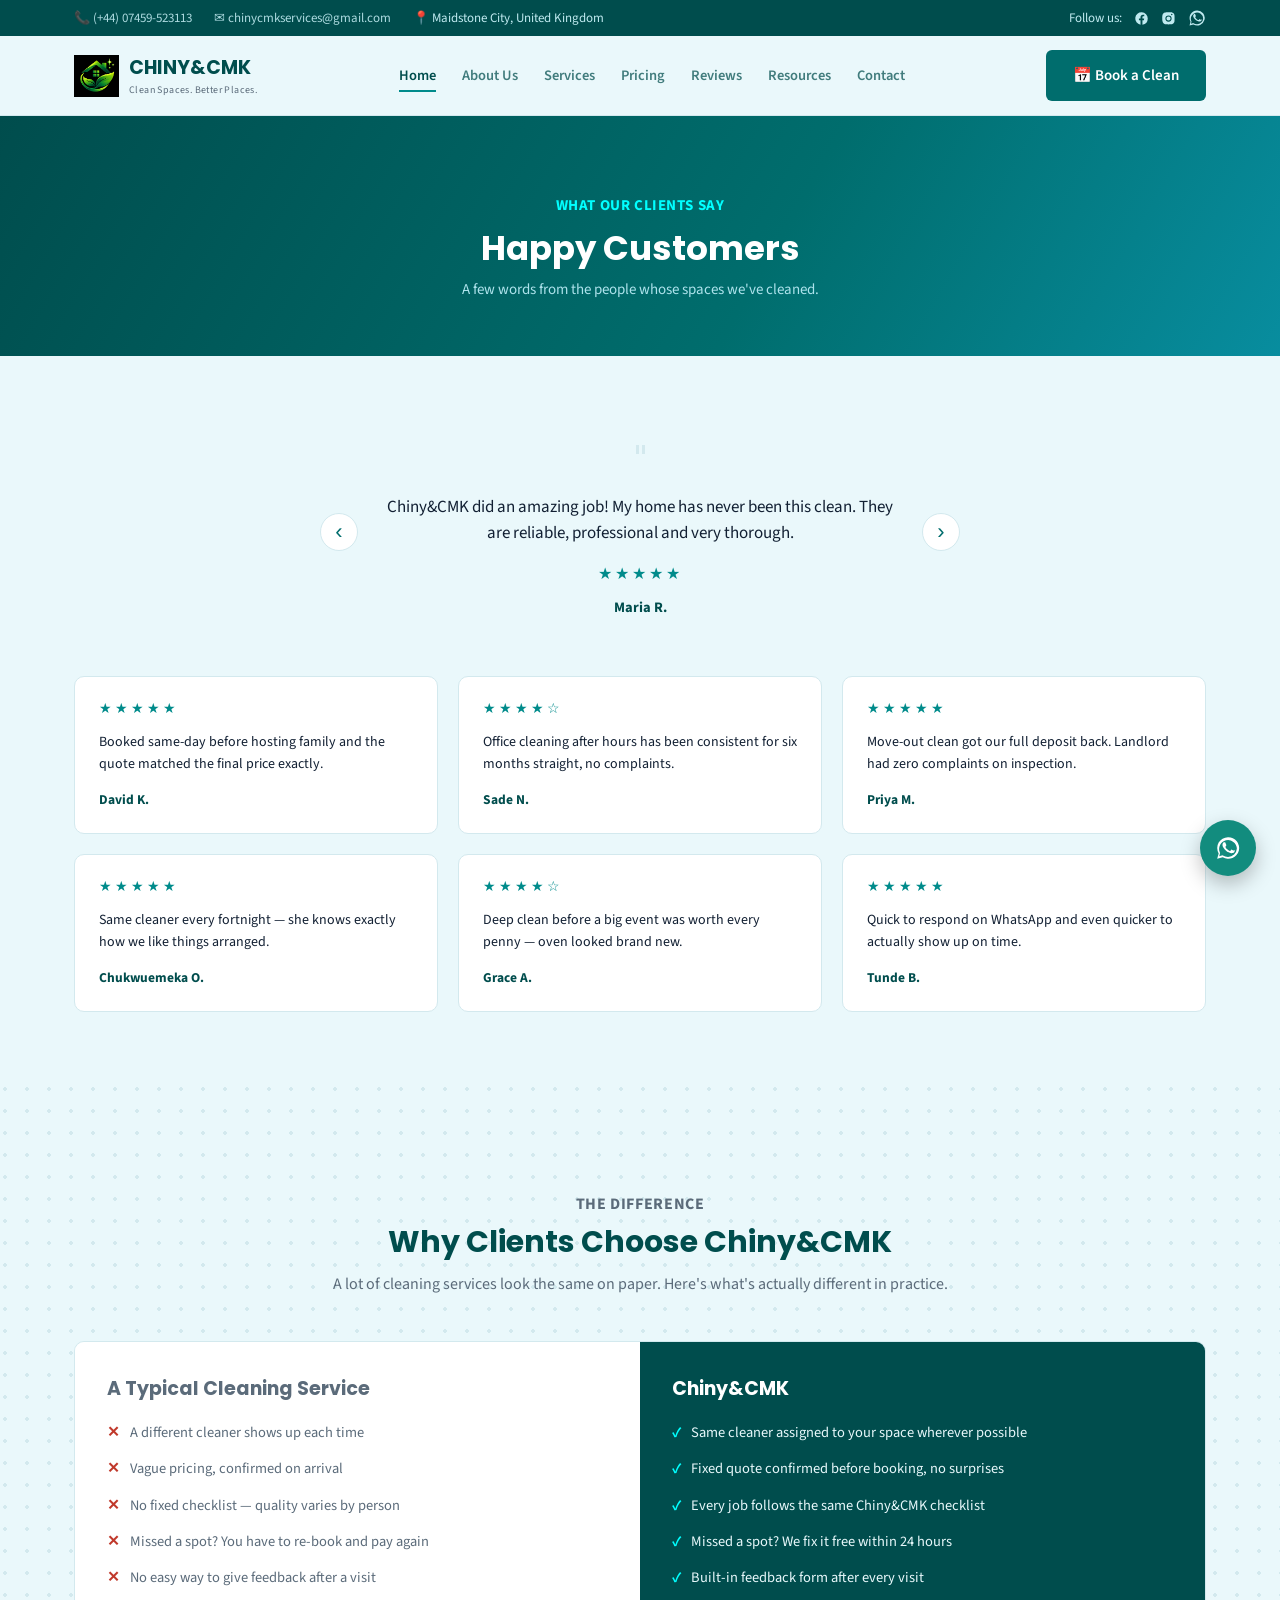
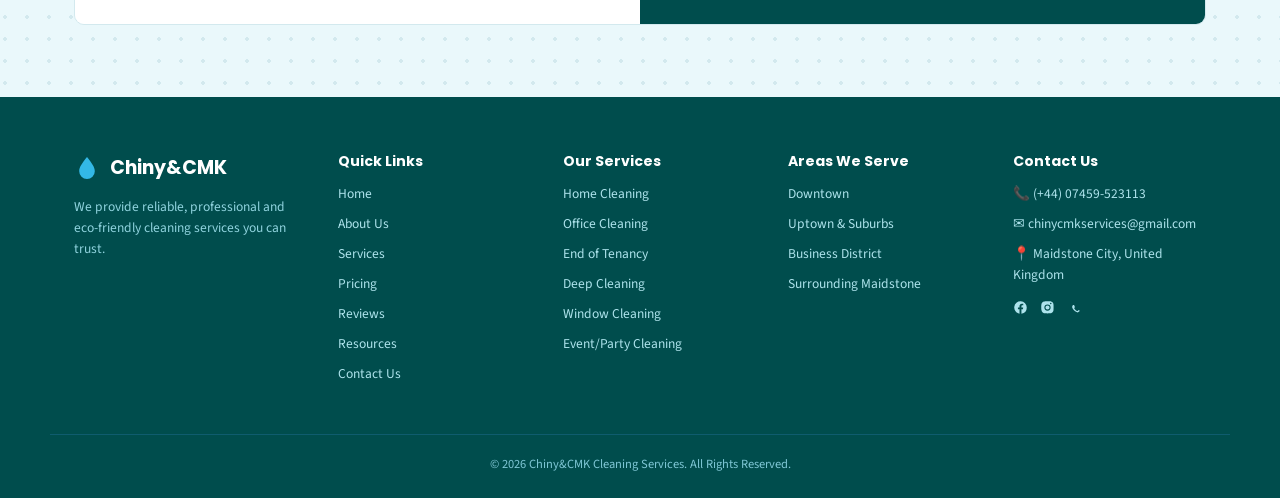
<file: reviews.html>
<!DOCTYPE html>
<html lang="en">
<head>
<meta charset="UTF-8">
<meta name="viewport" content="width=device-width, initial-scale=1.0">
<title>Reviews — CHINY&CMK</title>
<meta name="description" content="See what our clients say about their Cleanex experience.">
<link rel="preconnect" href="https://fonts.googleapis.com">
<link href="https://fonts.googleapis.com/css2?family=Poppins:wght@500;600;700&family=Source+Sans+3:wght@400;500;600;700&family=Caveat:wght@600;700&display=swap" rel="stylesheet">
<link rel="stylesheet" href="styles.css">
</head>
<body>
<div class="topbar">
  <div class="wrap topbar-row">
    <div class="topbar-left">
      <a href="tel:+4407459523113">📞 (+44) 07459-523113</a>
      <a href="mailto:chinycmkservices@gmail.com">✉ chinycmkservices@gmail.com</a>
      <span>📍 Maidstone City, United Kingdom</span>
    </div>
    <div class="topbar-right">
      <span>Follow us:</span>
      <a href="#" aria-label="Facebook"><svg viewBox="0 0 24 24" width="15" height="15" fill="currentColor"><path d="M22 12a10 10 0 10-11.6 9.9v-7H7.9V12h2.5V9.8c0-2.5 1.5-3.9 3.8-3.9 1.1 0 2.2.2 2.2.2v2.4h-1.3c-1.2 0-1.6.8-1.6 1.6V12h2.8l-.4 2.9h-2.4v7A10 10 0 0022 12z"/></svg></a>
      <a href="#" aria-label="Instagram"><svg viewBox="0 0 24 24" width="15" height="15" fill="currentColor"><path d="M12 2c2.7 0 3.1 0 4.1.1 1 .1 1.7.2 2.3.5.6.3 1.1.6 1.6 1.1.5.5.8 1 1.1 1.6.3.6.4 1.3.5 2.3.1 1 .1 1.4.1 4.1s0 3.1-.1 4.1c-.1 1-.2 1.7-.5 2.3a4.6 4.6 0 01-2.7 2.7c-.6.3-1.3.4-2.3.5-1 .1-1.4.1-4.1.1s-3.1 0-4.1-.1c-1-.1-1.7-.2-2.3-.5a4.6 4.6 0 01-2.7-2.7c-.3-.6-.4-1.3-.5-2.3C2 15.1 2 14.7 2 12s0-3.1.1-4.1c.1-1 .2-1.7.5-2.3.3-.6.6-1.1 1.1-1.6.5-.5 1-.8 1.6-1.1.6-.3 1.3-.4 2.3-.5C8.9 2 9.3 2 12 2zm0 5a5 5 0 100 10 5 5 0 000-10zm0 8.3a3.3 3.3 0 110-6.6 3.3 3.3 0 010 6.6zm5.2-8.5a1.2 1.2 0 100-2.4 1.2 1.2 0 000 2.4z"/></svg></a>
      <a href="https://wa.me/15551234567" aria-label="WhatsApp"><svg viewBox="0 0 24 24" width="18" height="18" fill="currentColor"><path d="M17.5 14.4c-.3-.1-1.7-.8-1.9-.9-.3-.1-.4-.1-.6.1-.2.3-.7.9-.8 1-.1.2-.3.2-.6.1-.3-.1-1.2-.5-2.3-1.5-.9-.8-1.4-1.7-1.6-2-.2-.3 0-.4.1-.6l.4-.5c.1-.2.1-.3.2-.5.1-.2 0-.4 0-.5-.1-.1-.6-1.5-.8-2-.2-.5-.4-.4-.6-.4h-.5c-.2 0-.5.1-.7.3-.2.3-.9.9-.9 2.2s1 2.6 1.1 2.7c.1.2 1.9 3 4.7 4.1.7.3 1.2.5 1.6.6.7.2 1.3.2 1.8.1.5-.1 1.7-.7 1.9-1.3.2-.6.2-1.2.2-1.3-.1-.1-.3-.2-.6-.3z"/><path d="M12 2a10 10 0 00-8.6 15L2 22l5.2-1.4A10 10 0 1012 2zm0 18.2c-1.7 0-3.3-.5-4.7-1.3l-.3-.2-3.1.8.8-3-.2-.3a8.2 8.2 0 1115.7-3.7 8.2 8.2 0 01-8.2 7.7z"/></svg></a>
    </div>
  </div>
</div>

<!-- Header Folder-->
<header id="header">
  <nav class="nav wrap">

    <a href="index.html" class="logo">
      <img src="images/136219.jpg" alt="CHINY&CMK Logo" class="logo-img">

      <div>
        <span class="logo-name">CHINY&CMK</span>
        <span class="logo-tag">Clean Spaces. Better Places.</span>
      </div>
    </a>

    <ul class="navlinks">
      <li><a href="index.html" class="active">Home</a></li>
      <li><a href="about.html">About Us</a></li>
      <li><a href="services.html">Services</a></li>
      <li><a href="pricing.html">Pricing</a></li>
      <li><a href="reviews.html">Reviews</a></li>
      <li><a href="resources.html">Resources</a></li>
      <li><a href="contact.html">Contact</a></li>
    </ul>

    <div class="nav-actions">
      <a href="contact.html" class="btn btn-primary">📅 Book a Clean</a>

      <button class="menu-toggle" aria-label="Menu" id="menuToggle">
        <span></span>
        <span></span>
        <span></span>
      </button>
    </div>

  </nav>
</header>

<section class="page-banner">
  <div class="wrap">
    <p class="eyebrow">WHAT OUR CLIENTS SAY</p>
    <h1>Happy Customers</h1>
    <p>A few words from the people whose spaces we've cleaned.</p>
  </div>
</section>
<!-- Reviews Section -->
<section style="padding-top:88px;">
  <div class="wrap">
    <div class="testi-carousel">
      <button class="testi-arrow" id="prevTesti" aria-label="Previous review">‹</button>
      <div class="testi-slide">
        <div class="quote-mark">"</div>
        <p class="testi-quote" id="testiQuote">Chiny&CMK did an amazing job! My home has never been this clean. They are reliable, professional and very thorough.</p>
        <div class="stars">★★★★★</div>
        <div class="testi-name" id="testiName">Maria R.</div>
      </div>
      <button class="testi-arrow" id="nextTesti" aria-label="Next review">›</button>
    </div>

    <div class="mini-reviews-grid">
      <div class="mini-review"><div class="stars">★★★★★</div><p>Booked same-day before hosting family and the quote matched the final price exactly.</p><div class="testi-name">David K.</div></div>
      <div class="mini-review"><div class="stars">★★★★☆</div><p>Office cleaning after hours has been consistent for six months straight, no complaints.</p><div class="testi-name">Sade N.</div></div>
      <div class="mini-review"><div class="stars">★★★★★</div><p>Move-out clean got our full deposit back. Landlord had zero complaints on inspection.</p><div class="testi-name">Priya M.</div></div>
      <div class="mini-review"><div class="stars">★★★★★</div><p>Same cleaner every fortnight — she knows exactly how we like things arranged.</p><div class="testi-name">Chukwuemeka O.</div></div>
      <div class="mini-review"><div class="stars">★★★★☆</div><p>Deep clean before a big event was worth every penny — oven looked brand new.</p><div class="testi-name">Grace A.</div></div>
      <div class="mini-review"><div class="stars">★★★★★</div><p>Quick to respond on WhatsApp and even quicker to actually show up on time.</p><div class="testi-name">Tunde B.</div></div>
    </div>
  </div>
</section>

<!-- Other Sections -->

<section id="why-choose" class="pattern-dots">
  <div class="wrap">
    <div class="section-head center">
      <p class="eyebrow">THE DIFFERENCE</p>
      <h2>Why Clients Choose Chiny&CMK</h2>
      <p>A lot of cleaning services look the same on paper. Here's what's actually different in practice.</p>
    </div>
    <div class="compare-grid">
      <div class="compare-col typical">
        <h3>A Typical Cleaning Service</h3>
        <ul>
          <li>A different cleaner shows up each time</li>
          <li>Vague pricing, confirmed on arrival</li>
          <li>No fixed checklist — quality varies by person</li>
          <li>Missed a spot? You have to re-book and pay again</li>
          <li>No easy way to give feedback after a visit</li>
        </ul>
      </div>
      <div class="compare-col cleanex">
        <h3>Chiny&CMK</h3>
        <ul>
          <li>Same cleaner assigned to your space wherever possible</li>
          <li>Fixed quote confirmed before booking, no surprises</li>
          <li>Every job follows the same Chiny&CMK checklist</li>
          <li>Missed a spot? We fix it free within 24 hours</li>
          <li>Built-in feedback form after every visit</li>
        </ul>
      </div>
    </div>
  </div>
</section>

<!-- Footer -->
<footer>
  <div class="wrap footer-grid">
    <div>
      <div class="footer-logo">
        <svg viewBox="0 0 40 40" fill="none"><path d="M20 3C13 12 8 18 8 25a12 12 0 0024 0c0-7-5-13-12-22z" fill="#33B8E6"/></svg>
        Chiny&CMK
      </div>
      <p class="footer-tag">We provide reliable, professional and eco-friendly cleaning services you can trust.</p>
    </div>
    <div class="footer-col">
      <h5>Quick Links</h5>
      <a href="index.html">Home</a>
      <a href="about.html">About Us</a>
      <a href="services.html">Services</a>
      <a href="pricing.html">Pricing</a>
      <a href="reviews.html">Reviews</a>
      <a href="resources.html">Resources</a>
      <a href="contact.html">Contact Us</a>
    </div>
    <div class="footer-col">
      <h5>Our Services</h5>
      <a href="services.html">Home Cleaning</a>
      <a href="services.html">Office Cleaning</a>
      <a href="services.html">End of Tenancy</a>
      <a href="services.html">Deep Cleaning</a>
      <a href="services.html">Window Cleaning</a>
      <a href="services.html">Event/Party Cleaning</a>
    </div>
    <div class="footer-col">
      <h5>Areas We Serve</h5>
      <a href="contact.html">Downtown</a>
      <a href="contact.html">Uptown &amp; Suburbs</a>
      <a href="contact.html">Business District</a>
      <a href="contact.html">Surrounding Maidstone</a>
    </div>
    <div class="footer-col">
      <h5>Contact Us</h5>
      <p>📞 (+44) 07459-523113</p>
      <p>✉ chinycmkservices@gmail.com</p>
      <p>📍 Maidstone City, United Kingdom</p>
      <div class="footer-social">
        <a href="#" aria-label="Facebook"><svg viewBox="0 0 24 24" width="15" height="15" fill="currentColor"><path d="M22 12a10 10 0 10-11.6 9.9v-7H7.9V12h2.5V9.8c0-2.5 1.5-3.9 3.8-3.9 1.1 0 2.2.2 2.2.2v2.4h-1.3c-1.2 0-1.6.8-1.6 1.6V12h2.8l-.4 2.9h-2.4v7A10 10 0 0022 12z"/></svg></a>
        <a href="#" aria-label="Instagram"><svg viewBox="0 0 24 24" width="15" height="15" fill="currentColor"><path d="M12 2c2.7 0 3.1 0 4.1.1 1 .1 1.7.2 2.3.5.6.3 1.1.6 1.6 1.1.5.5.8 1 1.1 1.6.3.6.4 1.3.5 2.3.1 1 .1 1.4.1 4.1s0 3.1-.1 4.1c-.1 1-.2 1.7-.5 2.3a4.6 4.6 0 01-2.7 2.7c-.6.3-1.3.4-2.3.5-1 .1-1.4.1-4.1.1s-3.1 0-4.1-.1c-1-.1-1.7-.2-2.3-.5a4.6 4.6 0 01-2.7-2.7c-.3-.6-.4-1.3-.5-2.3C2 15.1 2 14.7 2 12s0-3.1.1-4.1c.1-1 .2-1.7.5-2.3.3-.6.6-1.1 1.1-1.6.5-.5 1-.8 1.6-1.1.6-.3 1.3-.4 2.3-.5C8.9 2 9.3 2 12 2zm0 5a5 5 0 100 10 5 5 0 000-10zm0 8.3a3.3 3.3 0 110-6.6 3.3 3.3 0 010 6.6zm5.2-8.5a1.2 1.2 0 100-2.4 1.2 1.2 0 000 2.4z"/></svg></a>
        <a href="https://wa.me/4407459523113" aria-label="WhatsApp"><svg viewBox="0 0 24 24" width="18" height="18" fill="currentColor"><path d="M17.5 14.4c-.3-.1-1.7-.8-1.9-.9-.3-.1-.4-.1-.6.1-.2.3-.7.9-.8 1-.1.2-.3.2-.6.1-.3-.1-1.2-.5-2.3-1.5-.9-.8-1.4-1.7-1.6-2-.2-.3 0-.4.1-.6l.4-.5c.1-.2.1-.3.2-.5.1-.2 0-.4 0-.5-.1-.1-.6-1.5-.8-2 -.2 -.5 -.4 -.4 -.6 -.4h -.5c -.2 0 -.5 .1 -.7 .3 -.2 .3 -.9 .9 -.9 2.2s 1 2.6 1.1 2.7c .1 .2 1.9 3 4.7 4.1 .7 .3 1.2 .5 1.6 .6 .7 .2 1.3 .2 1.8 .１ .5 -.１ １．７ -.７ １．９ -１．３ .２ -.６ .２ -１．２ .２ -１．３ -.１ -.１ -.３ -.２ -.６ -.３z"/><path d="M１２ ２a１０ １０ ０ ００ -８．６ １５L２ ２２l５．２ -１．４A１０ １０ ０ １０１２ ２zm０ １８．２c -１．７ ０ -３．３ -０．５ -４．７ -１．３l -０．３ -０．２ -３．１．８．８ -３ -０．２ -０．３a８．２ ８．２ ０ １１１５．７ -３．７ ８．２ ８．２ ０ ０１ -８．２ ７．７z"/></svg></a>
      </div>
    </div>
  </div>
  <div class="wrap footer-bottom">
    <span>© <span id="footerYear">2026</span> Chiny&CMK Cleaning Services. All Rights Reserved.</span>
  </div>
</footer>

<a class="fab" href="https://wa.me/+4407459523113?text=Hi%20Cleanex%2C%20I%27d%20like%20to%20ask%20about%20a%20cleaning%20service." target="_blank" rel="noopener" aria-label="Chat on WhatsApp">
  <svg viewBox="0 0 24 24"  fill="currentColor"><path d="M17.5 14.4c-.3-.1-1.7-.8-1.9-.9-.3-.1-.4-.1-.6.1-.2.3-.7.9-.8 1-.1.2-.3.2-.6.1-.3-.1-1.2-.5-2.3-1.5-.9-.8-1.4-1.7-1.6-2-.2-.3 0-.4.1-.6l.4-.5c.1-.2.1-.3.2-.5.1-.2 0-.4 0-.5-.1-.1-.6-1.5-.8-2-.2-.5-.4-.4-.6-.4h-.5c-.2 0-.5.1-.7.3-.2.3-.9.9-.9 2.2s1 2.6 1.1 2.7c.1.2 1.9 3 4.7 4.1.7.3 1.2.5 1.6.6.7.2 1.3.2 1.8.1.5-.1 1.7-.7 1.9-1.3.2-.6.2-1.2.2-1.3-.1-.1-.3-.2-.6-.3z"/><path d="M12 2a10 10 0 00-8.6 15L2 22l5.2-1.4A10 10 0 1012 2zm0 18.2c-1.7 0-3.3-.5-4.7-1.3l-.3-.2-3.1.8.8-3-.2-.3a8.2 8.2 0 1115.7-3.7 8.2 8.2 0 01-8.2 7.7z"/></svg>
</a>

<script src="script.js"></script>
</body>
</html>
</file>
<file: styles.css>
:root{
  --teal:#006D6D;
  --teal-dark:#004D4D;
  --aqua:#008B8B;
  --sky:#00FFFF;
  --white:#EAF8FB;
  --gray:#D3E9EE;
  --ink:#122033;
  --ink-soft:#5B6B7A;
  --paper:#FFFFFF;
  --yellow:#F5B942;
}
*{box-sizing:border-box;}
html{scroll-behavior:smooth;}
body{
  margin:0;
  overflow-x:hidden;
  font-family:'Source Sans 3', sans-serif;
  color:var(--ink);
  background:var(--white);
  line-height:1.55;
}
h1,h2,h3,h4,h5{
  font-family:'Poppins', sans-serif;
  color:var(--teal-dark);
  margin:0;
  line-height:1.2;
}
p{margin:0;}
a{color:inherit;text-decoration:none;}
img{max-width:100%;display:block;}
ul{list-style:none;margin:0;padding:0;}
.wrap{max-width:1180px;margin:0 auto;padding:0 24px;}

/* ===== BUTTONS ===== */
.btn{
  display:inline-flex;align-items:center;gap:8px;
  font-family:'Source Sans 3',sans-serif;font-weight:600;font-size:15px;
  padding:13px 26px;border-radius:6px;border:1.5px solid transparent;
  cursor:pointer;transition:transform .15s ease, background .2s ease;
}
.btn:hover{transform:translateY(-1px);}
.btn-primary{background:var(--teal);color:#fff;}
.btn-primary:hover{background:var(--teal-dark);}
.btn-outline{border-color:var(--gray);color:var(--teal-dark);background:#fff;}
.btn-outline:hover{border-color:var(--teal);}
.btn-yellow{background:var(--yellow);color:var(--teal-dark);}
.btn-yellow:hover{background:#e5a72e;}
.btn-whatsapp{background:#128C7E;color:#fff;}
.btn-whatsapp:hover{background:#0e6b60;}
.eyebrow{font-size:13px;font-weight:700;color:var(--aqua);letter-spacing:.04em;}

/* ===== TOP BAR ===== */
.topbar{background:var(--teal-dark);color:#BFEAF0;font-size:13px;}
.topbar-row{display:flex;justify-content:space-between;align-items:center;padding:8px 24px;}
.topbar-left{display:flex;gap:22px;flex-wrap:wrap;}
.topbar-left a{opacity:.9;}
.topbar-left a:hover{opacity:1;}
.topbar-right{display:flex;align-items:center;gap:12px;}
.topbar-right a{display:flex;color:#BFEAF0;}
.topbar-right a:hover{color:#fff;}

/* ===== HEADER ===== */
header{position:sticky;top:0;z-index:50;background:var(--white);border-bottom:1px solid var(--gray);}
.nav{display:flex;align-items:center;justify-content:space-between;padding:14px 24px;gap:20px;}
.logo{display:flex;align-items:center;gap:10px;}
.logo svg{width:32px;height:32px;flex-shrink:0;}
.logo-name{display:block;font-family:'Poppins',sans-serif;font-weight:700;font-size:19px;color:var(--teal-dark);}
.logo-tag{display:block;font-size:10px;letter-spacing:.04em;color:var(--ink-soft);}
.navlinks{display:flex;gap:26px;font-size:14.5px;font-weight:600;color:var(--teal-dark);}
.navlinks a{opacity:.72;padding-bottom:4px;border-bottom:2px solid transparent;}
.navlinks a:hover,.navlinks a.active{opacity:1;border-color:var(--aqua);}
.nav-actions{display:flex;gap:12px;align-items:center;}
.menu-toggle{display:none;background:none;border:none;cursor:pointer;padding:6px;}
.menu-toggle span{display:block;width:22px;height:2px;background:var(--teal-dark);margin:5px 0;}


.logo-img {
  width: 45px;
  height: 45px;
  object-fit: contain;
  display: block;
}
/* ===== HERO (full-cover, per client feedback: image must be fully visible) ===== */
.hero-cover{position:relative;background:#fff;padding:0;}
.hero-cover-media{position:relative;width:100%;aspect-ratio:16/10;overflow:hidden;}
.hero-cover-media img{width:100%;height:100%;object-fit:cover;object-position:68% 35%;display:block;}
.hero-cover-media::before{
  content: "";
  position: absolute;
  inset: 0;
  background: rgba(0, 0, 0, 0.35);
  z-index: 1;
  pointer-events: none;
}
.hero-cover-media::after{
  content:"";position:absolute;left:0;right:0;bottom:0;height:22%;
  background:linear-gradient(0deg, rgba(10, 37, 44, 0.55) 0%, transparent 100%);
  pointer-events:none;
}
.hero-cover-script{
  position:absolute;top:6%;right:max(24px, calc((100vw - 1180px) / 2 + 24px));z-index:2;
  font-family:'Caveat',cursive;font-size:30px;line-height:1.25;color:#fff;text-align:right;
  text-shadow:0 2px 14px rgba(0,0,0,.35);
}
.hero-cover-content{
  position:absolute;top:0;left:0;right:0;bottom:0;z-index:2;
  display:flex;flex-direction:column;justify-content:center;
  padding:0 24px;padding-left:max(24px, calc((100vw - 1180px) / 2 + 24px));max-width:640px;
}
.hero-cover-content .eyebrow-line{font-size:13px;font-weight:700;letter-spacing:.05em;color:#0B4F61;line-height:1.5;text-shadow:0 1px 10px rgba(255,255,255,.5);}
.hero-cover-content .accent-underline{width:46px;height:3px;background:var(--aqua);margin:14px 0;}
.hero-cover-content h1{font-size:52px;font-weight:800;line-height:1.24;color:black;text-shadow:0 1px 14px rgba(255,255,255,.35);}
.hero-cover-content h1 em{font-style:normal;color:var(--teal);}
.hero-cover-content .lead{margin-top:16px;font-size:18px;color:black;max-width:40ch;text-shadow:0 1px 10px rgba(255,255,255,.4);}
.hero-cover-content .cta-row{margin-top:26px;display:flex;gap:14px;flex-wrap:wrap;}
.hero-trust-row{
  position:absolute;left:0;right:0;bottom:20px;z-index:3;
  display:flex;gap:28px;flex-wrap:wrap;padding:0 24px;
  padding-left:max(24px, calc((100vw - 1180px) / 2 + 24px));
}
.hero-trust-item{display:flex;align-items:center;gap:8px;}
.hero-trust-item svg{width:22px;height:22px;color:#fff;flex-shrink:0;}
.hero-trust-item span{font-size:13px;font-weight:700;color:#fff;}

.rating-strip{background:var(--white);padding:26px 0;border-bottom:1px solid var(--gray);}
.rating-strip-inner{display:flex;align-items:center;justify-content:center;gap:16px;text-align:center;flex-wrap:wrap;}
.rating-strip .stars{font-size:16px;letter-spacing:2px;}
.rating-strip strong{font-size:14.5px;color:var(--teal-dark);}
.rating-strip .quote-line{font-size:14px;color:var(--ink-soft);font-style:italic;}
.rating-arrow{
  width:34px;height:34px;border-radius:50%;border:1px solid var(--gray);background:#fff;
  font-size:18px;color:var(--teal);cursor:pointer;flex-shrink:0;
}

/* ===== INNER PAGE BANNER ===== */
.page-banner{background:linear-gradient(120deg, var(--teal-dark) 0%, var(--teal) 60%, #0EA5C4 130%);padding:68px 0 54px;text-align:center;}
.page-banner .eyebrow{color:var(--sky);}
.page-banner h1{color:#fff;font-size:34px;margin-top:10px;}
.page-banner p{color:#ADE3EC;margin-top:10px;font-size:15px;max-width:520px;margin-left:auto;margin-right:auto;}

.trust-strip{
  margin-top:64px;background:#fff;border:1px solid var(--gray);border-radius:10px;
  display:grid;grid-template-columns:repeat(6,1fr);box-shadow:0 12px 30px rgba(11,79,97,.06);
  position:relative;z-index:1;
}
.trust-card{display:flex;align-items:flex-start;gap:12px;padding:24px 22px;border-right:1px solid var(--gray);}
.trust-card:last-child{border-right:none;}
.trust-card svg{width:26px;height:26px;color:var(--aqua);flex-shrink:0;margin-top:2px;}
.trust-card strong{display:block;font-size:14.5px;color:var(--teal-dark);}
.trust-card span{display:block;font-size:13px;color:var(--ink-soft);margin-top:2px;}

/* ===== SECTIONS ===== */
section{padding:96px 0 72px;}
section#services:first-of-type{padding-top:104px;}
.section-head{max-width:640px;margin-bottom:44px;}
.section-head.center{margin-left:auto;margin-right:auto;text-align:center;}
.section-head h2{font-size:30px;font-weight:700;margin-top:8px;}
.section-head p{margin-top:12px;font-size:16px;color:var(--ink-soft);}

/* ===== ABOUT ===== */
.pattern-dots{position:relative;background-image:radial-gradient(var(--gray) 1.6px, transparent 1.6px);background-size:22px 22px;background-position:-6px -6px;}
.pattern-dots > .wrap{position:relative;z-index:1;}
.about-grid{display:grid;grid-template-columns:.9fr 1.1fr;gap:56px;align-items:center;position:relative;z-index:1;}
.about-media{position:relative;}
.about-media img{width:100%;height:360px;object-fit:cover;border-radius:10px;}
.about-media-badge{
  position:absolute;bottom:-18px;left:-18px;background:var(--teal-dark);color:#fff;
  border-radius:8px;padding:14px 18px;text-align:center;box-shadow:0 10px 26px rgba(11,79,97,.3);
}
.about-media-badge strong{display:block;font-family:'Poppins',sans-serif;font-size:22px;}
.about-media-badge span{display:block;font-size:11.5px;color:#ADE3EC;margin-top:2px;}
.about-copy h2{font-size:30px;margin-top:8px;}
.about-copy .lead{margin-top:14px;font-size:16px;color:var(--ink-soft);}
.about-points{display:flex;gap:32px;margin:28px 0;flex-wrap:wrap;}
.about-points strong{display:block;font-family:'Poppins',sans-serif;font-size:24px;color:var(--teal);}
.about-points span{display:block;font-size:13px;color:var(--ink-soft);margin-top:2px;}

.pricing-section{background:linear-gradient(180deg, var(--white) 0%, #A8E8F2 100%);}
.pricing-grid{display:grid;grid-template-columns:repeat(3,1fr);gap:24px;}
.pricing-grid-4{grid-template-columns:repeat(4,1fr);}
.price-card{
  position:relative;background:var(--paper);border:1px solid var(--gray);border-radius:10px;
  padding:32px 28px;display:flex;flex-direction:column;gap:14px;
}
.price-card.featured{border-color:var(--teal);box-shadow:0 16px 34px rgba(11,79,97,.12);transform:translateY(-8px);}
.price-tag{
  position:absolute;top:-13px;left:28px;background:var(--teal);color:#fff;font-size:11.5px;
  font-weight:700;padding:5px 12px;border-radius:999px;letter-spacing:.03em;
}
.price-card h3{font-size:19px;}
.price-card .price{font-family:'Poppins',sans-serif;font-size:32px;font-weight:700;color:var(--teal-dark);}
.price-card .price span{font-family:'Source Sans 3',sans-serif;font-size:14px;font-weight:400;color:var(--ink-soft);}
.price-card p{font-size:14px;color:var(--ink-soft);}
.price-card ul{display:flex;flex-direction:column;gap:8px;margin:6px 0;}
.price-card ul li{font-size:13.5px;color:var(--ink);}
.price-card .btn{margin-top:auto;justify-content:center;}

/* ===== SERVICES ===== */
.services-grid{display:grid;grid-template-columns:repeat(4,1fr);gap:24px;}
.service-card{background:var(--paper);border:1px solid var(--gray);border-radius:10px;overflow:visible;}
.service-img{height:130px;overflow:hidden;border-radius:10px 10px 0 0;}
.service-img img{width:100%;height:100%;object-fit:cover;}
.service-icon{
  width:44px;height:44px;border-radius:50%;background:var(--teal);
  display:flex;align-items:center;justify-content:center;
  margin:-22px 0 0 20px;border:3px solid #fff;position:relative;
}
.service-icon svg{width:20px;height:20px;}
.service-body{padding:16px 20px 22px;}
.service-body h3{font-size:17.5px;}
.service-body p{margin-top:8px;font-size:14px;color:var(--ink-soft);}
.service-body .link{display:inline-block;margin-top:12px;font-size:13.5px;font-weight:700;color:var(--teal);}

/* ===== GALLERY ===== */
.gallery-grid{display:grid;grid-template-columns:repeat(4,1fr);grid-auto-rows:160px;gap:14px;}
.gallery-item{position:relative;border-radius:10px;overflow:hidden;}
.gallery-item.span-2{grid-column:span 2;}
.gallery-item img{width:100%;height:100%;object-fit:cover;transition:transform .3s ease;}
.gallery-item:hover img{transform:scale(1.05);}
.gallery-caption{
  position:absolute;left:0;right:0;bottom:0;padding:10px 14px;font-size:12.5px;font-weight:600;color:#fff;
  background:linear-gradient(0deg, rgba(11,79,97,.85) 0%, transparent 100%);
}

/* ===== STATS ===== */
.stats{background:linear-gradient(120deg, var(--teal-dark) 0%, var(--teal) 55%, #40E0D0 130%);padding:48px 0;}
.stats-grid{display:grid;grid-template-columns:repeat(6,1fr);gap:20px;}
.stat{display:flex;flex-direction:column;align-items:center;text-align:center;color:#fff;}
.stat svg{width:28px;height:28px;color:var(--sky);margin-bottom:10px;}
.stat strong{font-family:'Poppins',sans-serif;font-size:24px;}
.stat span{font-size:13px;color:#ADE3EC;margin-top:2px;}

/* ===== TESTIMONIALS ===== */
.testi-carousel{display:flex;align-items:center;justify-content:center;gap:24px;max-width:640px;margin:0 auto;}
.testi-arrow{
  width:38px;height:38px;border-radius:50%;border:1px solid var(--gray);background:#fff;
  font-size:22px;color:var(--teal);cursor:pointer;flex-shrink:0;line-height:1;
}
.testi-arrow:hover{background:var(--teal);color:#fff;border-color:var(--teal);}
.testi-slide{text-align:center;}
.quote-mark{font-family:'Poppins',sans-serif;font-size:44px;color:var(--gray);line-height:1;}
.testi-quote{font-size:17px;color:var(--ink);margin-top:6px;}
.stars{color:var(--aqua);font-size:16px;margin-top:16px;letter-spacing:3px;}
.testi-name{margin-top:10px;font-weight:700;font-size:14.5px;color:var(--teal-dark);}

.mini-reviews-grid{display:grid;grid-template-columns:repeat(3,1fr);gap:20px;margin-top:56px;}
.mini-review{background:var(--paper);border:1px solid var(--gray);border-radius:10px;padding:22px 24px;}
.mini-review .stars{margin-top:0;font-size:14px;}
.mini-review p{margin-top:12px;font-size:14px;color:var(--ink);}
.mini-review .testi-name{margin-top:14px;font-size:13.5px;}

/* ===== TEAM ===== */
.team-grid{display:grid;grid-template-columns:repeat(4,1fr);gap:24px;}
.team-card{background:var(--paper);border:1px solid var(--gray);border-radius:10px;padding:28px 20px;text-align:center;}
.team-avatar{
  width:64px;height:64px;border-radius:50%;margin:0 auto 16px;
  background:linear-gradient(135deg, var(--teal) 0%, #40E0D0 160%);color:#fff;
  display:flex;align-items:center;justify-content:center;font-family:'Poppins',sans-serif;font-weight:700;font-size:18px;
}
.team-card h4{font-size:15.5px;}
.team-card span{display:block;margin-top:6px;font-size:13px;color:var(--ink-soft);}

/* ===== BLOG / TIPS ===== */
.blog-grid{display:grid;grid-template-columns:repeat(3,1fr);gap:24px;}
.blog-card{background:var(--paper);border:1px solid var(--gray);border-radius:10px;padding:26px 24px;position:relative;}
.blog-icon{
  width:44px;height:44px;border-radius:10px;background:var(--teal);
  display:flex;align-items:center;justify-content:center;margin-bottom:16px;
}
.blog-icon svg{width:20px;height:20px;}
.blog-tag{display:inline-block;font-size:11.5px;font-weight:700;color:var(--teal);letter-spacing:.03em;text-transform:uppercase;margin-bottom:8px;}
.blog-card h3{font-size:17px;line-height:1.3;}
.blog-card p{margin-top:10px;font-size:14px;color:var(--ink-soft);}
.blog-card .link{display:inline-block;margin-top:14px;font-size:13.5px;font-weight:700;color:var(--teal);}

/* ===== FAQ ===== */
.faq-list{max-width:760px;margin:0 auto;display:flex;flex-direction:column;gap:12px;}
.faq-item{background:var(--paper);border:1px solid var(--gray);border-radius:10px;overflow:hidden;}
.faq-question{
  width:100%;display:flex;align-items:center;justify-content:space-between;gap:16px;
  padding:18px 22px;background:none;border:none;text-align:left;cursor:pointer;
  font-family:'Source Sans 3',sans-serif;font-size:15px;font-weight:600;color:var(--teal-dark);
}
.faq-icon{font-family:'Poppins',sans-serif;font-size:18px;color:var(--teal);flex-shrink:0;}
.faq-answer{max-height:0;overflow:hidden;transition:max-height .25s ease, padding .25s ease;padding:0 22px;}
.faq-answer p{font-size:14px;color:var(--ink-soft);padding-bottom:0;}
.faq-item.open .faq-answer{max-height:200px;padding:0 22px 20px;}

/* ===== CTA BANNER ===== */
.cta-banner{background:linear-gradient(115deg, #004D4D 0%, var(--teal-dark) 45%, #00CED1 140%);padding:0;}
.cta-inner{
  display:flex;align-items:center;justify-content:space-between;flex-wrap:wrap;gap:24px;
  padding:44px 24px;
}
.cta-left{display:flex;gap:18px;align-items:flex-start;}
.cta-left h3{color:#fff;font-size:22px;}
.cta-left p{color:#ADE3EC;margin-top:6px;font-size:14.5px;}
.cta-checks{display:flex;gap:18px;flex-wrap:wrap;margin-top:14px;}
.cta-checks span{font-size:13px;color:#ADE3EC;}

/* ===== CONTACT ===== */
#contact{background:linear-gradient(180deg,#B3ECF5 0%, var(--white) 100%);}
.contact-grid{display:grid;grid-template-columns:.85fr 1.15fr;gap:56px;align-items:start;}
.contact-side h2{font-size:28px;margin-top:8px;}
.contact-side .lead{margin-top:12px;color:var(--ink-soft);font-size:15.5px;}
.contact-side .btn-whatsapp{margin-top:26px;}
.contact-methods{margin-top:26px;display:flex;flex-direction:column;gap:10px;font-size:14.5px;color:var(--ink-soft);}
.contact-methods strong{color:var(--teal-dark);}

.form-card{background:var(--paper);border:1px solid var(--gray);border-radius:10px;padding:32px;}
.tab-switch{display:flex;border:1px solid var(--gray);border-radius:999px;padding:4px;margin-bottom:26px;width:fit-content;}
.tab-btn{border:none;background:none;padding:9px 20px;border-radius:999px;font-weight:600;font-size:14px;color:var(--ink-soft);cursor:pointer;}
.tab-btn.active{background:linear-gradient(120deg, var(--teal) 0%, #00FFFF 160%);color:#fff;}
.form-grid{display:grid;grid-template-columns:1fr 1fr;gap:16px;}
.form-grid .full{grid-column:1/-1;}
label{display:block;font-size:13px;font-weight:700;color:var(--teal-dark);margin-bottom:6px;}
input,select,textarea{
  width:100%;padding:11px 13px;border:1px solid var(--gray);border-radius:6px;
  font-family:'Source Sans 3',sans-serif;font-size:14.5px;color:var(--ink);background:#fff;
}
input:focus,select:focus,textarea:focus{outline:2px solid var(--aqua);outline-offset:1px;border-color:var(--aqua);}
textarea{resize:vertical;min-height:90px;}
.rating-picker{display:flex;gap:8px;}
.rating-picker button{width:36px;height:36px;border-radius:50%;border:1.5px solid var(--gray);background:#fff;font-family:'Poppins',sans-serif;font-weight:600;color:var(--ink-soft);cursor:pointer;}
.rating-picker button.selected{background:var(--teal);border-color:var(--teal);color:#fff;}
.form-submit{margin-top:20px;display:flex;align-items:center;gap:16px;flex-wrap:wrap;}
.form-note{font-size:12.5px;color:var(--ink-soft);}
.form-success{display:none;margin-top:20px;padding:14px 16px;background:#EAF6EE;border:1px solid #B9E3C5;border-radius:6px;font-size:14px;color:#1F6B39;}
.form-success.show{display:block;}

/* ===== FOOTER ===== */
footer{background:var(--teal-dark);color:#BFEAF0;padding:56px 0 24px;}
.footer-grid{display:grid;grid-template-columns:1.2fr 1fr 1fr 1fr 1fr;gap:32px;}
.footer-logo{display:flex;align-items:center;gap:10px;font-family:'Poppins',sans-serif;font-weight:700;font-size:19px;color:#fff;}
.footer-logo svg{width:26px;height:26px;}
.footer-tag{margin-top:14px;font-size:13.5px;max-width:32ch;color:#8FD3DE;}
.footer-col h5{font-family:'Poppins',sans-serif;font-size:14px;color:#fff;margin-bottom:14px;}
.footer-col a,.footer-col p{display:block;font-size:13.5px;color:#ADE3EC;margin-bottom:9px;}
.footer-col a:hover{color:#fff;}
.footer-bottom{margin-top:40px;padding-top:20px;border-top:1px solid #0F5C6E;font-size:12.5px;color:#7FC7D6;text-align:center;}
.footer-social{display:flex;gap:12px;margin-top:14px;}
.footer-social a{color:#ADE3EC;}
.footer-social a:hover{color:#fff;}

/* ===== FAB ===== */
.fab{
  position:fixed;bottom:24px;right:24px;z-index:60;
  background:#128C7E;color:#fff;width:56px;height:56px;border-radius:50%;
  display:flex;align-items:center;justify-content:center;box-shadow:0 8px 20px rgba(0,0,0,.25);
}
.fab:hover{transform:scale(1.06);}
.fab svg{width:26px;height:26px;}


/* ===== INCLUDED SECTIONS ===== */
/* ===== OUR PROCESS ===== */
.process{background:var(--teal-dark);}
.steps{display:grid;grid-template-columns:repeat(4,1fr);position:relative;}
.step{position:relative;padding-right:24px;}
.step:not(:last-child)::after{content:"";position:absolute;top:19px;right:0;width:24px;height:1px;background:rgba(255,255,255,.25);}
.step .idx{
  font-family:'Poppins',sans-serif;font-weight:700;font-size:15px;width:38px;height:38px;border-radius:50%;
  border:1.5px solid var(--sky);display:flex;align-items:center;justify-content:center;color:var(--sky);margin-bottom:18px;
}
.step h4{font-size:17px;color:#fff;font-weight:600;}
.step p{margin-top:8px;font-size:14.5px;color:#ADE3EC;}

/* ===== OUR VALUES ===== */
.values-grid{display:grid;grid-template-columns:repeat(4,1fr);gap:24px;}
.value-card{background:var(--paper);border:1px solid var(--gray);border-radius:10px;padding:28px 24px;}
.value-icon{width:44px;height:44px;border-radius:10px;background:var(--teal);display:flex;align-items:center;justify-content:center;margin-bottom:16px;}
.value-icon svg{width:20px;height:20px;}
.value-card h4{font-size:16.5px;color:var(--teal-dark);}
.value-card p{margin-top:8px;font-size:14px;color:var(--ink-soft);}

/* ===== WHY CHOOSE CLEANEX (comparison) ===== */
.compare-grid{display:grid;grid-template-columns:1fr 1fr;border:1px solid var(--gray);border-radius:10px;overflow:hidden;position:relative;z-index:1;}
.compare-col{padding:36px 32px;}
.compare-col.typical{background:var(--paper);}
.compare-col.cleanex{background:var(--teal-dark);color:#fff;}
.compare-col h3{margin-bottom:22px;font-size:19px;}
.compare-col.typical h3{color:var(--ink-soft);}
.compare-col.cleanex h3{color:#fff;}
.compare-col ul{display:flex;flex-direction:column;gap:16px;}
.compare-col li{display:flex;gap:10px;font-size:14.5px;line-height:1.4;}
.compare-col.typical li{color:var(--ink-soft);}
.compare-col.cleanex li{color:#E7F8FB;}
.compare-col.typical li::before{content:"✕";color:#C0392B;font-weight:700;flex-shrink:0;}
.compare-col.cleanex li::before{content:"✓";color:var(--sky);font-weight:700;flex-shrink:0;}

/* Responsive: tablet */
@media (max-width:960px){
  .steps{grid-template-columns:1fr 1fr;row-gap:32px;}
  .step:nth-child(2)::after{display:none;}
  .values-grid{grid-template-columns:1fr 1fr;}
  .compare-grid{grid-template-columns:1fr;}
}
/* Responsive: mobile */
@media (max-width:560px){
  .values-grid{grid-template-columns:1fr;}
  .compare-col{padding:26px 22px;}
}

/* ===== RESPONSIVE ===== */
@media (max-width:1024px){
  .hero-cover-content{max-width:480px;}
  .hero-cover-content h1{font-size:34px;}
  .about-media img{height:320px;}
  .pricing-grid{gap:18px;}
  .price-card{padding:26px 22px;}
}
@media (max-width:960px){
  .navlinks{display:none;}
  .menu-toggle{display:block;}
  .hero-cover-media{aspect-ratio:4/3.4;}
  .hero-cover-content{max-width:100%;}
  .hero-cover-content h1{font-size:30px;}
  .hero-cover-script{font-size:22px;top:5%;}
  .hero-trust-row{gap:16px 20px;bottom:16px;}
  .hero-trust-item span{font-size:11.5px;}
  .hero-trust-item svg{width:18px;height:18px;}
  .trust-strip{grid-template-columns:repeat(3,1fr);margin-top:32px;}
  .trust-card{border-right:none;border-bottom:1px solid var(--gray);}
  .about-grid{grid-template-columns:1fr;}
  .about-media img{height:260px;}
  .pricing-grid{grid-template-columns:1fr;max-width:440px;margin:0 auto;}
  .pricing-grid-4{grid-template-columns:1fr 1fr;max-width:600px;}
  .price-card.featured{transform:none;}
  .services-grid{grid-template-columns:1fr 1fr;}
  .gallery-grid{grid-template-columns:1fr 1fr;grid-auto-rows:180px;}
  .gallery-item.span-2{grid-column:span 2;}
  .team-grid{grid-template-columns:1fr 1fr;}
  .blog-grid{grid-template-columns:1fr 1fr;}
  .mini-reviews-grid{grid-template-columns:1fr 1fr;}
  .stats-grid{grid-template-columns:repeat(3,1fr);gap:28px;}
  .contact-grid{grid-template-columns:1fr;}
  .form-grid{grid-template-columns:1fr;}
  .footer-grid{grid-template-columns:1fr 1fr 1fr;}
  .topbar-left span{display:none;}
}
@media (max-width:640px){
  .nav{padding:12px 18px;gap:12px;}
  .logo-tag{display:none;}
  .nav-actions .btn-primary{padding:10px 16px;font-size:13.5px;}
  .testi-carousel{gap:12px;}
  .testi-arrow{width:32px;height:32px;font-size:18px;}
  .testi-quote{font-size:15.5px;}
}
@media (max-width:560px){
  .wrap{padding:0 18px;}
  section{padding:64px 0 56px;}
  .hero-cover-media{aspect-ratio:3/3.6;}
  .hero-cover-content h1{font-size:26px;}
  .hero-cover-content .lead{font-size:14.5px;}
  .hero-cover-script{display:none;}
  .hero-trust-row{bottom:14px;gap:10px 16px;}
  .section-head h2{font-size:25px;}
  .services-grid{grid-template-columns:1fr;}
  .gallery-grid{grid-template-columns:1fr;grid-auto-rows:200px;}
  .gallery-item.span-2{grid-column:span 1;}
  .team-grid{grid-template-columns:1fr 1fr;}
  .blog-grid{grid-template-columns:1fr;}
  .mini-reviews-grid{grid-template-columns:1fr;}
  .pricing-grid-4{grid-template-columns:1fr;max-width:440px;margin:0 auto;}
  .trust-strip{grid-template-columns:1fr 1fr;}
  .stats-grid{grid-template-columns:1fr 1fr;}
  .footer-grid{grid-template-columns:1fr;}
  .cta-inner{flex-direction:column;align-items:flex-start;}
  .cta-left{gap:14px;}
  .topbar-left a:nth-child(2){display:none;}
  .form-card{padding:22px 20px;}
  .about-points{gap:22px;}
}
@media (max-width:420px){
  .trust-strip{grid-template-columns:1fr;}
  .trust-card:last-child{border-bottom:none;}
  .stats-grid{grid-template-columns:1fr;gap:22px;}
  .team-grid{grid-template-columns:1fr;}
  .gallery-item{min-height:150px;}
  .topbar-right span{display:none;}
  .topbar-row{padding:8px 16px;}
  .hero-cover-media{aspect-ratio:3/4;}
  .hero-trust-row{flex-direction:column;gap:8px;}
  .price-card{padding:22px 18px;}
  .rating-picker button{width:32px;height:32px;}
}
</file>
